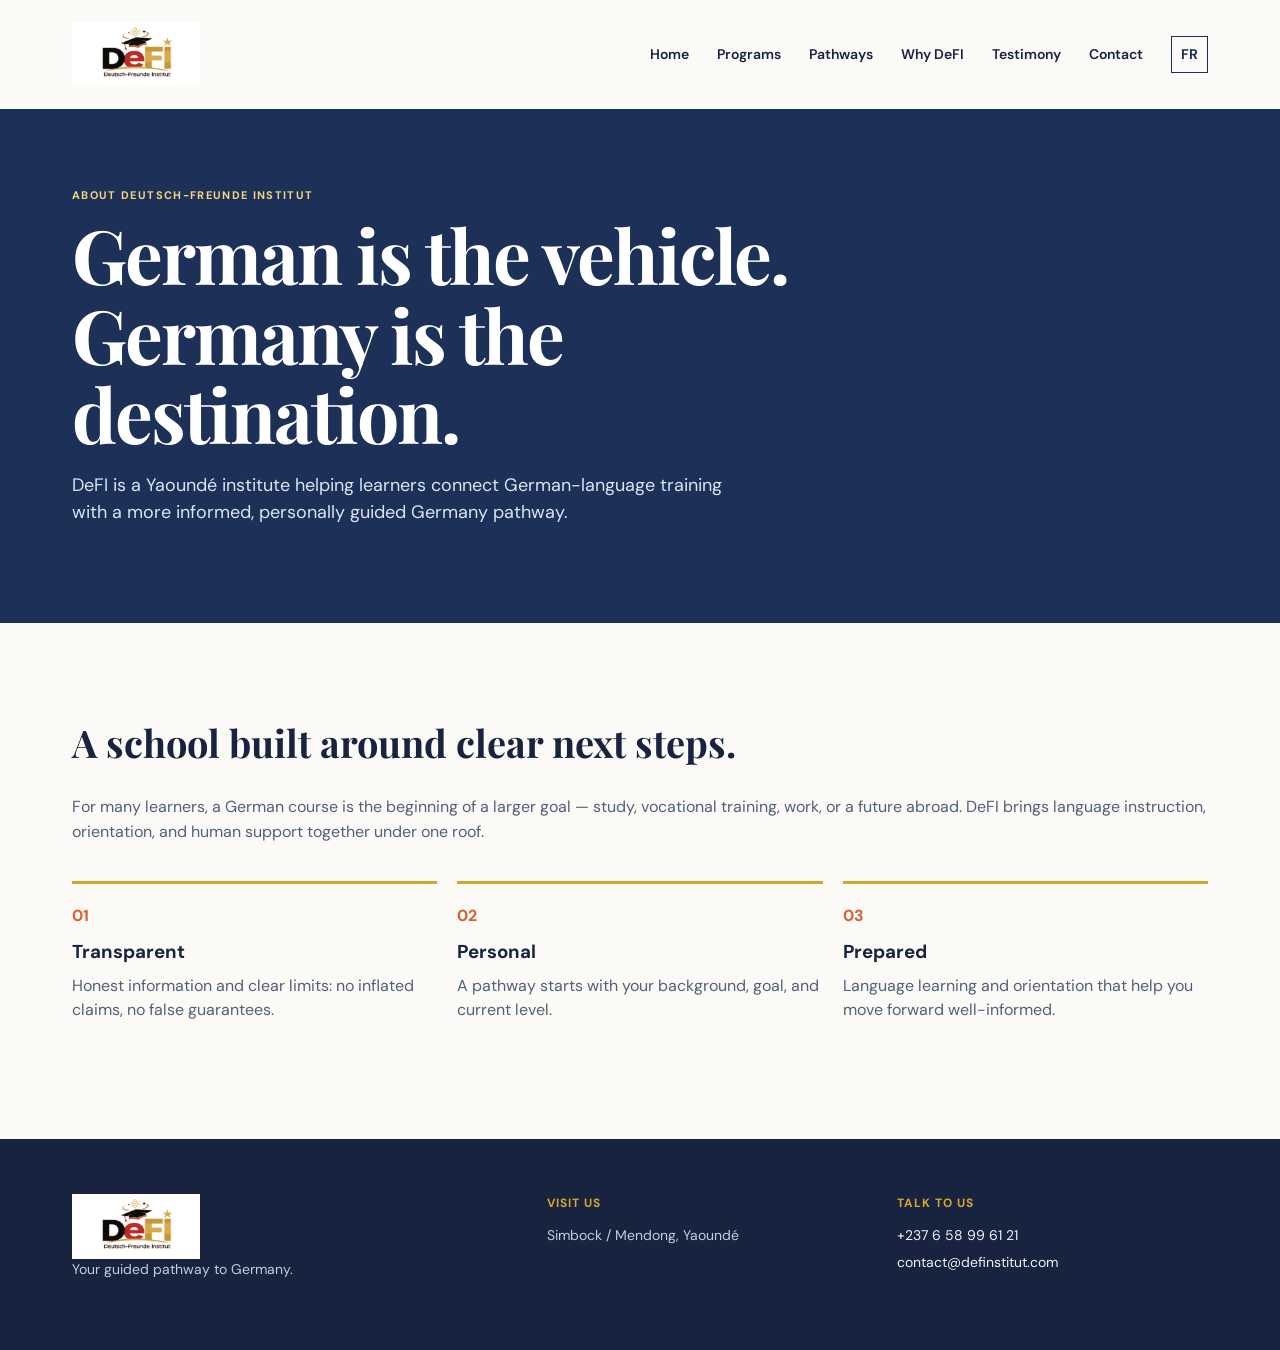
<file: about.html>
﻿<!doctype html>
<html lang="en">
<head>
  <meta charset="UTF-8" />
  <meta name="viewport" content="width=device-width, initial-scale=1.0" />
  <meta name="description" content="About Deutsch-Freunde Institut (DeFI), Yaoundé: German language training and transparent Germany pathway guidance." />
  <title>About DeFI | Deutsch-Freunde Institut</title>
  <link rel="icon" type="image/png" href="Capture.PNG" />
  <meta property="og:type" content="website" />
  <meta property="og:title" content="About DeFI | Deutsch-Freunde Institut" />
  <meta property="og:description" content="German language training and transparent Germany pathway guidance in Yaoundé, Cameroon." />
  <meta property="og:url" content="https://definstitut.com/about.html" />
  <meta property="og:image" content="https://definstitut.com/Capture.PNG" />
  <meta property="og:site_name" content="Deutsch-Freunde Institut" />
  <link rel="stylesheet" href="styles.css" />
</head>
<body>
  <a class="skip-link" href="#main-content">Skip to content</a>
  <header class="site-header">
    <a class="brand brand-logo" href="index.html"><img src="Capture.PNG" alt="DeFI logo" /></a>
    <button class="menu-button" aria-label="Open navigation" aria-expanded="false">☰</button>
    <nav class="nav-links">
      <a href="index.html" data-en="Home" data-fr="Accueil">Home</a>
      <a href="programs.html" data-en="Programs" data-fr="Programmes">Programs</a>
      <a href="pathways.html" data-en="Pathways" data-fr="Parcours">Pathways</a>
      <a href="about.html" data-en="Why DeFI" data-fr="Pourquoi DeFI">Why DeFI</a>
      <a href="testimony.html" data-en="Testimony" data-fr="Témoignages">Testimony</a>
      <a href="contact.html" data-en="Contact" data-fr="Contact">Contact</a>
      <button class="language-toggle" type="button" aria-label="Switch language">FR</button>
    </nav>
  </header>
  <main id="main-content">
    <section class="inner-hero">
      <div>
        <p class="eyebrow" data-en="About Deutsch-Freunde Institut" data-fr="À propos de Deutsch-Freunde Institut">About Deutsch-Freunde Institut</p>
        <h1 data-en="German is the vehicle. Germany is the destination." data-fr="L'allemand est le véhicule. L'Allemagne est la destination.">German is the vehicle. Germany is the destination.</h1>
        <p data-en="DeFI is a Yaoundé institute helping learners connect German-language training with a more informed, personally guided Germany pathway." data-fr="DeFI est un institut à Yaoundé qui aide les apprenants à relier la formation en allemand à un parcours vers l'Allemagne mieux informé et accompagné.">DeFI is a Yaoundé institute helping learners connect German-language training with a more informed, personally guided Germany pathway.</p>
      </div>
    </section>
    <section class="content-page">
      <h2 data-en="A school built around clear next steps." data-fr="Une école construite autour d'étapes claires.">A school built around clear next steps.</h2>
      <p data-en="For many learners, a German course is the beginning of a larger goal — study, vocational training, work, or a future abroad. DeFI brings language instruction, orientation, and human support together under one roof." data-fr="Pour beaucoup d'apprenants, un cours d'allemand est le début d'un objectif plus large — les études, la formation professionnelle, le travail ou un avenir à l'étranger. DeFI réunit l'enseignement linguistique, l'orientation et l'accompagnement humain sous un même toit.">For many learners, a German course is the beginning of a larger goal — study, vocational training, work, or a future abroad. DeFI brings language instruction, orientation, and human support together under one roof.</p>
      <div class="steps">
        <div class="step">
          <h3 data-en="Transparent" data-fr="Transparent">Transparent</h3>
          <p data-en="Honest information and clear limits: no inflated claims, no false guarantees." data-fr="Des informations honnêtes et des limites claires : pas de promesses exagérées, pas de garanties fausses.">Honest information and clear limits: no inflated claims, no false guarantees.</p>
        </div>
        <div class="step">
          <h3 data-en="Personal" data-fr="Personnel">Personal</h3>
          <p data-en="A pathway starts with your background, goal, and current level." data-fr="Un parcours commence par votre parcours, votre objectif et votre niveau actuel.">A pathway starts with your background, goal, and current level.</p>
        </div>
        <div class="step">
          <h3 data-en="Prepared" data-fr="Préparé">Prepared</h3>
          <p data-en="Language learning and orientation that help you move forward well-informed." data-fr="Apprentissage de la langue et orientation qui vous aident à avancer bien informé.">Language learning and orientation that help you move forward well-informed.</p>
        </div>
      </div>
    </section>
  </main>
  <footer>
    <div class="footer-brand">
      <a class="brand brand-logo" href="index.html"><img src="Capture.PNG" alt="DeFI logo" /></a>
      <p data-en="Your guided pathway to Germany." data-fr="Votre parcours accompagné vers l'Allemagne.">Your guided pathway to Germany.</p>
    </div>
    <div>
      <h3 data-en="Visit us" data-fr="Nous trouver">Visit us</h3>
      <p data-en="Simbock / Mendong, Yaoundé" data-fr="Simbock / Mendong, Yaoundé">Simbock / Mendong, Yaoundé</p>
    </div>
    <div>
      <h3 data-en="Talk to us" data-fr="Nous contacter">Talk to us</h3>
      <a href="tel:+237658996121">+237 6 58 99 61 21</a>
      <a href="mailto:contact@definstitut.com">contact@definstitut.com</a>
    </div>
  </footer>
  <script src="script.js"></script>
</body>
</html>
</file>
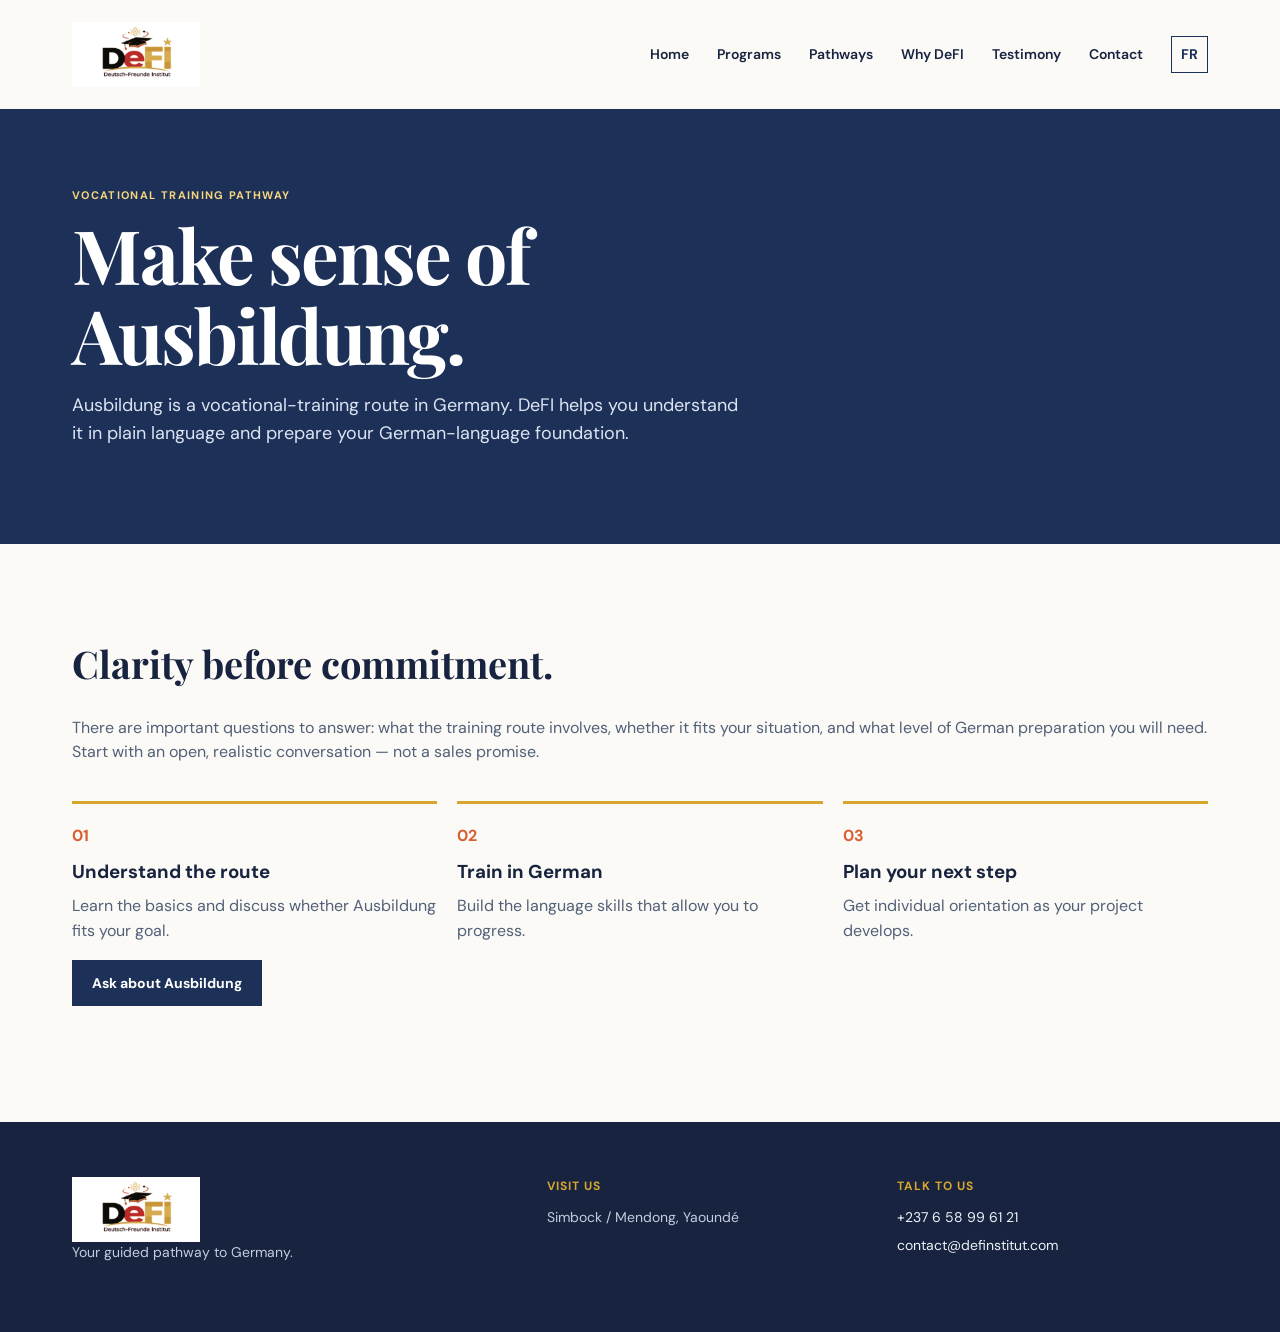
<file: ausbildung.html>
﻿<!doctype html>
<html lang="en">
<head>
  <meta charset="UTF-8" />
  <meta name="viewport" content="width=device-width, initial-scale=1.0" />
  <meta name="description" content="Understand Ausbildung in Germany from Cameroon: German language preparation and personalised orientation with DeFI Yaoundé." />
  <title>Ausbildung in Germany | DeFI Yaoundé</title>
  <link rel="icon" type="image/png" href="Capture.PNG" />
  <meta property="og:type" content="website" />
  <meta property="og:title" content="Ausbildung in Germany | DeFI Yaoundé" />
  <meta property="og:description" content="German language preparation and personalised orientation for Ausbildung in Germany." />
  <meta property="og:url" content="https://definstitut.com/ausbildung.html" />
  <meta property="og:image" content="https://definstitut.com/Capture.PNG" />
  <meta property="og:site_name" content="Deutsch-Freunde Institut" />
  <link rel="stylesheet" href="styles.css" />
</head>
<body>
  <a class="skip-link" href="#main-content">Skip to content</a>
  <header class="site-header">
    <a class="brand brand-logo" href="index.html"><img src="Capture.PNG" alt="DeFI logo" /></a>
    <button class="menu-button" aria-label="Open navigation" aria-expanded="false">☰</button>
    <nav class="nav-links">
      <a href="index.html" data-en="Home" data-fr="Accueil">Home</a>
      <a href="programs.html" data-en="Programs" data-fr="Programmes">Programs</a>
      <a href="pathways.html" data-en="Pathways" data-fr="Parcours">Pathways</a>
      <a href="about.html" data-en="Why DeFI" data-fr="Pourquoi DeFI">Why DeFI</a>
      <a href="testimony.html" data-en="Testimony" data-fr="Témoignages">Testimony</a>
      <a href="contact.html" data-en="Contact" data-fr="Contact">Contact</a>
      <button class="language-toggle" type="button" aria-label="Switch language">FR</button>
    </nav>
  </header>
  <main id="main-content">
    <section class="inner-hero">
      <div>
        <p class="eyebrow" data-en="Vocational training pathway" data-fr="Parcours de formation professionnelle">Vocational training pathway</p>
        <h1 data-en="Make sense of Ausbildung." data-fr="Comprendre l'Ausbildung.">Make sense of Ausbildung.</h1>
        <p data-en="Ausbildung is a vocational-training route in Germany. DeFI helps you understand it in plain language and prepare your German-language foundation." data-fr="L'Ausbildung est un parcours de formation professionnelle en Allemagne. DeFI vous aide à le comprendre en langage clair et à préparer vos bases en allemand.">Ausbildung is a vocational-training route in Germany. DeFI helps you understand it in plain language and prepare your German-language foundation.</p>
      </div>
    </section>
    <section class="content-page">
      <h2 data-en="Clarity before commitment." data-fr="La clarté avant l'engagement.">Clarity before commitment.</h2>
      <p data-en="There are important questions to answer: what the training route involves, whether it fits your situation, and what level of German preparation you will need. Start with an open, realistic conversation — not a sales promise." data-fr="Il y a des questions importantes à résoudre : ce que le parcours de formation implique, s'il correspond à votre situation et quel niveau de préparation en allemand vous aurez besoin. Commencez par une conversation ouverte et réaliste — pas une promesse commerciale.">There are important questions to answer: what the training route involves, whether it fits your situation, and what level of German preparation you will need. Start with an open, realistic conversation — not a sales promise.</p>
      <div class="steps">
        <div class="step">
          <h3 data-en="Understand the route" data-fr="Comprendre le parcours">Understand the route</h3>
          <p data-en="Learn the basics and discuss whether Ausbildung fits your goal." data-fr="Apprenez les bases et discutez si l'Ausbildung correspond à votre objectif.">Learn the basics and discuss whether Ausbildung fits your goal.</p>
        </div>
        <div class="step">
          <h3 data-en="Train in German" data-fr="Se former en allemand">Train in German</h3>
          <p data-en="Build the language skills that allow you to progress." data-fr="Développez les compétences linguistiques qui vous permettent de progresser.">Build the language skills that allow you to progress.</p>
        </div>
        <div class="step">
          <h3 data-en="Plan your next step" data-fr="Planifier la prochaine étape">Plan your next step</h3>
          <p data-en="Get individual orientation as your project develops." data-fr="Obtenez une orientation individuelle au fur et à mesure que votre projet se développe.">Get individual orientation as your project develops.</p>
        </div>
      </div>
      <p><a class="button button-primary" href="contact.html" data-en="Ask about Ausbildung" data-fr="Renseignez-vous sur l'Ausbildung">Ask about Ausbildung</a></p>
    </section>
  </main>
  <footer>
    <div class="footer-brand">
      <a class="brand brand-logo" href="index.html"><img src="Capture.PNG" alt="DeFI logo" /></a>
      <p data-en="Your guided pathway to Germany." data-fr="Votre parcours accompagné vers l'Allemagne.">Your guided pathway to Germany.</p>
    </div>
    <div>
      <h3 data-en="Visit us" data-fr="Nous trouver">Visit us</h3>
      <p data-en="Simbock / Mendong, Yaoundé" data-fr="Simbock / Mendong, Yaoundé">Simbock / Mendong, Yaoundé</p>
    </div>
    <div>
      <h3 data-en="Talk to us" data-fr="Nous contacter">Talk to us</h3>
      <a href="tel:+237658996121">+237 6 58 99 61 21</a>
      <a href="mailto:contact@definstitut.com">contact@definstitut.com</a>
    </div>
  </footer>
  <script src="script.js"></script>
</body>
</html>
</file>
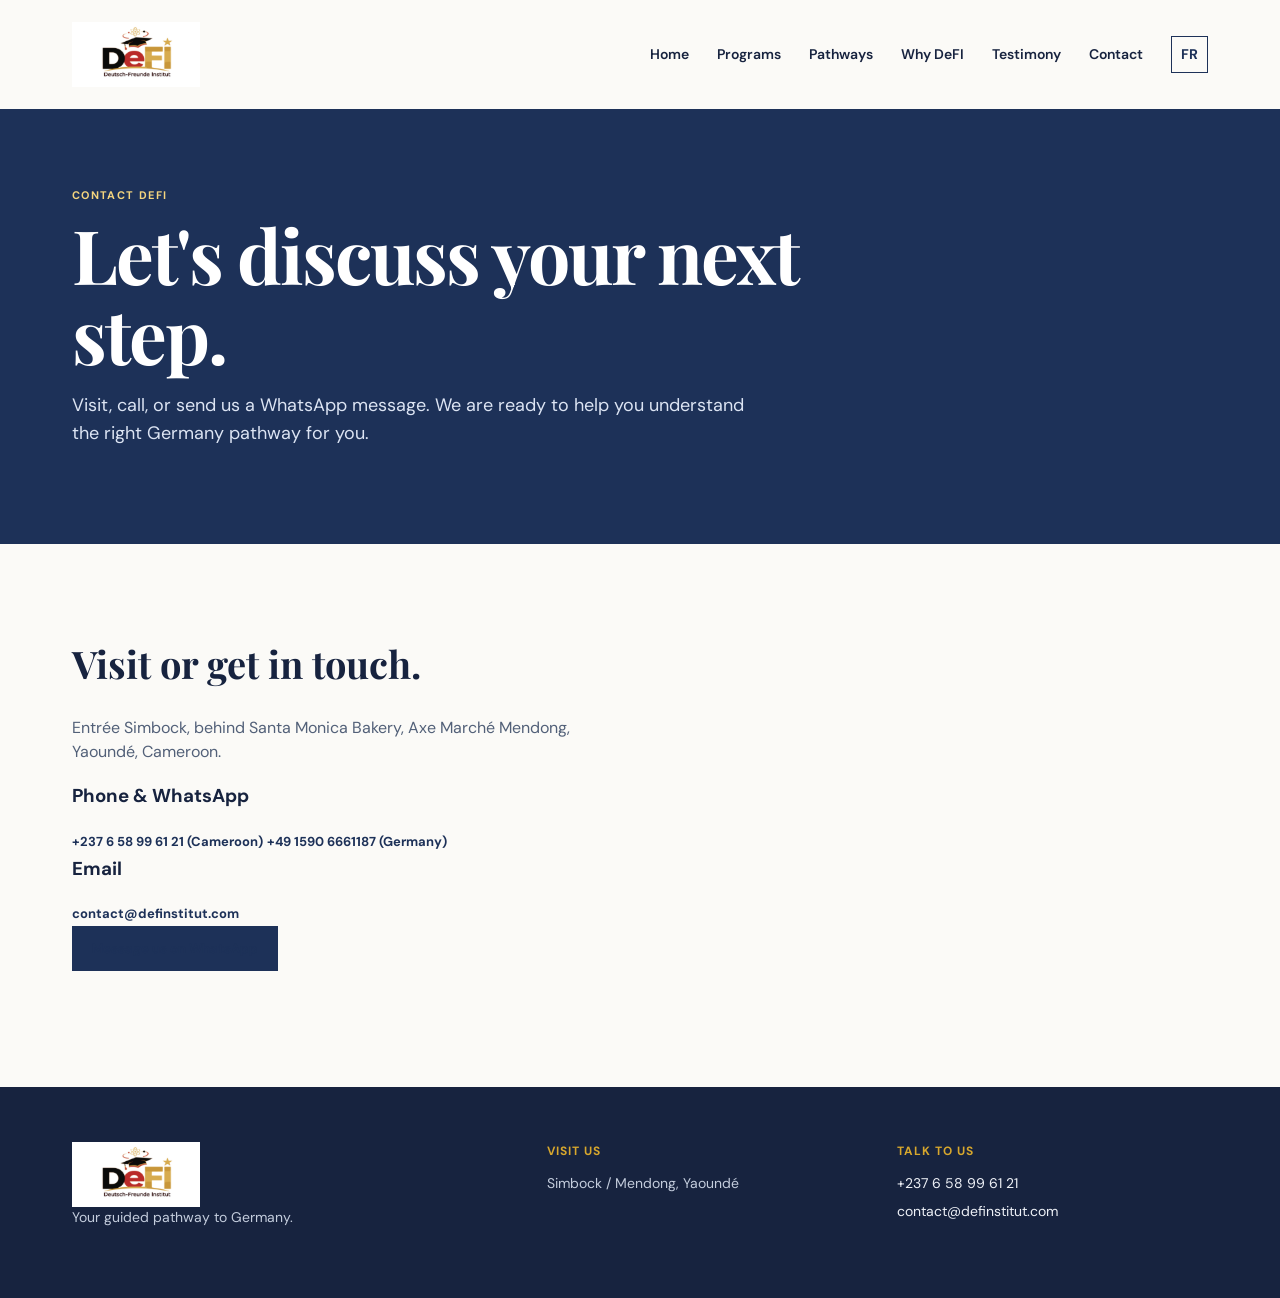
<file: contact.html>
﻿<!doctype html>
<html lang="en">
<head>
  <meta charset="UTF-8" />
  <meta name="viewport" content="width=device-width, initial-scale=1.0" />
  <meta name="description" content="Contact Deutsch-Freunde Institut in Simbock/Mendong, Yaoundé for German classes and Germany pathway guidance." />
  <link rel="canonical" href="https://definstitut.com/contact.html" />
  <title>Contact DeFI Yaoundé | German Classes & Guidance</title>
  <link rel="icon" type="image/png" href="Capture.PNG" />
  <meta property="og:type" content="website" />
  <meta property="og:title" content="Contact DeFI Yaoundé" />
  <meta property="og:description" content="Contact DeFI for German classes and Germany pathway guidance in Yaoundé, Cameroon." />
  <meta property="og:url" content="https://definstitut.com/contact.html" />
  <meta property="og:image" content="https://definstitut.com/Capture.PNG" />
  <meta property="og:site_name" content="Deutsch-Freunde Institut" />
  <link rel="stylesheet" href="styles.css" />
</head>
<body>
  <a class="skip-link" href="#main-content">Skip to content</a>
  <header class="site-header">
    <a class="brand brand-logo" href="index.html"><img src="Capture.PNG" alt="Deutsch-Freunde Institut logo" /></a>
    <button class="menu-button" aria-label="Open navigation" aria-expanded="false">☰</button>
    <nav class="nav-links">
      <a href="index.html" data-en="Home" data-fr="Accueil">Home</a>
      <a href="programs.html" data-en="Programs" data-fr="Programmes">Programs</a>
      <a href="pathways.html" data-en="Pathways" data-fr="Parcours">Pathways</a>
      <a href="about.html" data-en="Why DeFI" data-fr="Pourquoi DeFI">Why DeFI</a>
      <a href="testimony.html" data-en="Testimony" data-fr="Témoignages">Testimony</a>
      <a href="contact.html" data-en="Contact" data-fr="Contact">Contact</a>
      <button class="language-toggle" type="button" aria-label="Switch language">FR</button>
    </nav>
  </header>
  <main id="main-content">
    <section class="inner-hero">
      <div>
        <p class="eyebrow" data-en="Contact DeFI" data-fr="Contacter DeFI">Contact DeFI</p>
        <h1 data-en="Let's discuss your next step." data-fr="Parlons de votre prochaine étape.">Let's discuss your next step.</h1>
        <p data-en="Visit, call, or send us a WhatsApp message. We are ready to help you understand the right Germany pathway for you." data-fr="Rendez-nous visite, appelez-nous ou envoyez-nous un message WhatsApp. Nous sommes prêts à vous aider à comprendre le bon parcours vers l'Allemagne pour vous.">Visit, call, or send us a WhatsApp message. We are ready to help you understand the right Germany pathway for you.</p>
      </div>
    </section>
    <section class="content-page contact-grid">
      <div class="contact-list">
        <h2 data-en="Visit or get in touch." data-fr="Venez nous voir ou contactez-nous.">Visit or get in touch.</h2>
        <p data-en="Entrée Simbock, behind Santa Monica Bakery, Axe Marché Mendong, Yaoundé, Cameroon." data-fr="Entrée Simbock, derrière la Boulangerie Santa Monica, Axe Marché Mendong, Yaoundé, Cameroun.">Entrée Simbock, behind Santa Monica Bakery, Axe Marché Mendong, Yaoundé, Cameroon.</p>
        <h3 data-en="Phone & WhatsApp" data-fr="Téléphone et WhatsApp">Phone & WhatsApp</h3>
        <a href="https://wa.me/237658996121" target="_blank" rel="noopener">+237 6 58 99 61 21 (Cameroon)</a>
        <a href="https://wa.me/4915906661187" target="_blank" rel="noopener">+49 1590 6661187 (Germany)</a>
        <h3 data-en="Email" data-fr="E-mail">Email</h3>
        <a href="mailto:contact@definstitut.com">contact@definstitut.com</a>
        <p><a class="button button-primary" href="https://wa.me/237658996121?text=Hello%20DeFI%2C%20I%20would%20like%20guidance%20on%20my%20Germany%20pathway." target="_blank" rel="noopener" data-en="Message us on WhatsApp" data-fr="Écrire sur WhatsApp">Message us on WhatsApp</a></p>
      </div>
      <iframe title="Map to Deutsch-Freunde Institut" src="https://www.google.com/maps?q=Entr%C3%A9e%20Simbock%2C%20derri%C3%A8re%20la%20Boulangerie%20Santa%20Monica%2C%20Axe%20March%C3%A9%20Mendong%2C%20Yaound%C3%A9&output=embed" loading="lazy"></iframe>
    </section>
  </main>
  <footer>
    <div class="footer-brand">
      <a class="brand brand-logo" href="index.html"><img src="Capture.PNG" alt="DeFI logo" /></a>
      <p data-en="Your guided pathway to Germany." data-fr="Votre parcours accompagné vers l'Allemagne.">Your guided pathway to Germany.</p>
    </div>
    <div>
      <h3 data-en="Visit us" data-fr="Nous trouver">Visit us</h3>
      <p data-en="Simbock / Mendong, Yaoundé" data-fr="Simbock / Mendong, Yaoundé">Simbock / Mendong, Yaoundé</p>
    </div>
    <div>
      <h3 data-en="Talk to us" data-fr="Nous contacter">Talk to us</h3>
      <a href="tel:+237658996121">+237 6 58 99 61 21</a>
      <a href="mailto:contact@definstitut.com">contact@definstitut.com</a>
    </div>
  </footer>
  <script src="script.js"></script>
</body>
</html>
</file>
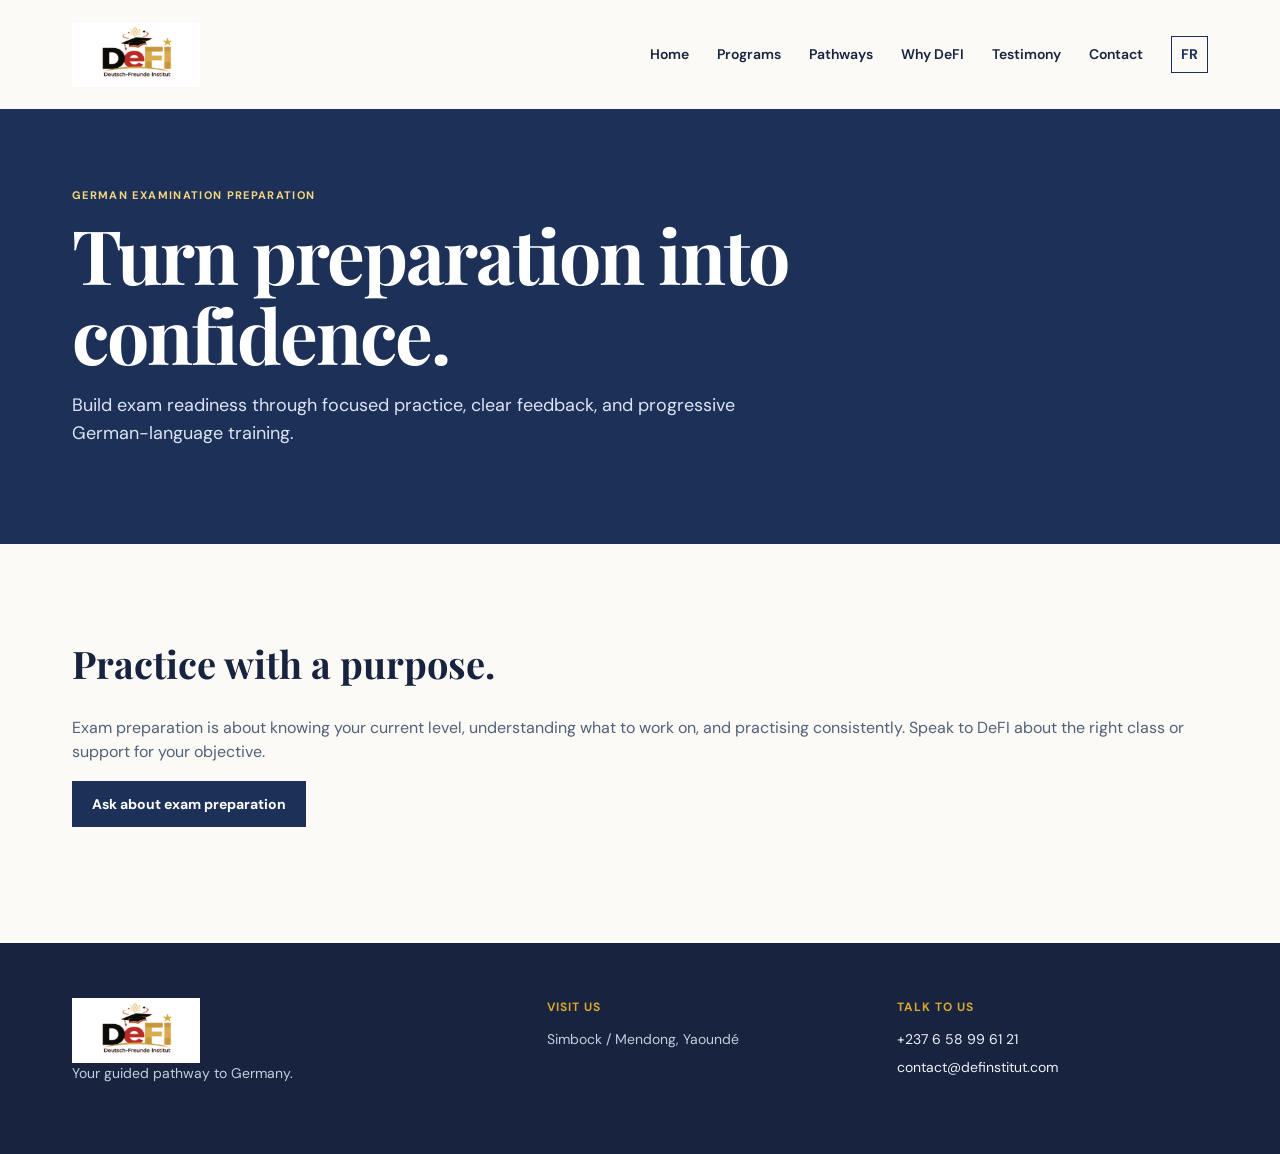
<file: exam-preparation.html>
﻿<!doctype html>
<html lang="en">
<head>
  <meta charset="UTF-8" />
  <meta name="viewport" content="width=device-width, initial-scale=1.0" />
  <meta name="description" content="German exam preparation in Yaoundé: focused practice and language guidance from DeFI." />
  <title>German Exam Preparation | DeFI Yaoundé</title>
  <link rel="icon" type="image/png" href="Capture.PNG" />
  <meta property="og:type" content="website" />
  <meta property="og:title" content="German Exam Preparation | DeFI Yaoundé" />
  <meta property="og:description" content="Focused practice and language guidance for German exams in Yaoundé." />
  <meta property="og:url" content="https://definstitut.com/exam-preparation.html" />
  <meta property="og:image" content="https://definstitut.com/Capture.PNG" />
  <meta property="og:site_name" content="Deutsch-Freunde Institut" />
  <link rel="stylesheet" href="styles.css" />
</head>
<body>
  <a class="skip-link" href="#main-content">Skip to content</a>
  <header class="site-header">
    <a class="brand brand-logo" href="index.html"><img src="Capture.PNG" alt="DeFI logo" /></a>
    <button class="menu-button" aria-label="Open navigation" aria-expanded="false">☰</button>
    <nav class="nav-links">
      <a href="index.html" data-en="Home" data-fr="Accueil">Home</a>
      <a href="programs.html" data-en="Programs" data-fr="Programmes">Programs</a>
      <a href="pathways.html" data-en="Pathways" data-fr="Parcours">Pathways</a>
      <a href="about.html" data-en="Why DeFI" data-fr="Pourquoi DeFI">Why DeFI</a>
      <a href="testimony.html" data-en="Testimony" data-fr="Témoignages">Testimony</a>
      <a href="contact.html" data-en="Contact" data-fr="Contact">Contact</a>
      <button class="language-toggle" type="button" aria-label="Switch language">FR</button>
    </nav>
  </header>
  <main id="main-content">
    <section class="inner-hero">
      <div>
        <p class="eyebrow" data-en="German examination preparation" data-fr="Préparation aux examens d'allemand">German examination preparation</p>
        <h1 data-en="Turn preparation into confidence." data-fr="Transformez votre préparation en confiance.">Turn preparation into confidence.</h1>
        <p data-en="Build exam readiness through focused practice, clear feedback, and progressive German-language training." data-fr="Développez votre préparation aux examens grâce à une pratique ciblée, des retours clairs et une formation progressive en allemand.">Build exam readiness through focused practice, clear feedback, and progressive German-language training.</p>
      </div>
    </section>
    <section class="content-page">
      <h2 data-en="Practice with a purpose." data-fr="S'entraîner avec un objectif.">Practice with a purpose.</h2>
      <p data-en="Exam preparation is about knowing your current level, understanding what to work on, and practising consistently. Speak to DeFI about the right class or support for your objective." data-fr="La préparation aux examens consiste à connaître votre niveau actuel, à comprendre ce sur quoi travailler et à s'entraîner régulièrement. Parlez à DeFI du cours ou de l'accompagnement adapté à votre objectif.">Exam preparation is about knowing your current level, understanding what to work on, and practising consistently. Speak to DeFI about the right class or support for your objective.</p>
      <p><a class="button button-primary" href="contact.html" data-en="Ask about exam preparation" data-fr="Renseignez-vous sur la préparation aux examens">Ask about exam preparation</a></p>
    </section>
  </main>
  <footer>
    <div class="footer-brand">
      <a class="brand brand-logo" href="index.html"><img src="Capture.PNG" alt="DeFI logo" /></a>
      <p data-en="Your guided pathway to Germany." data-fr="Votre parcours accompagné vers l'Allemagne.">Your guided pathway to Germany.</p>
    </div>
    <div>
      <h3 data-en="Visit us" data-fr="Nous trouver">Visit us</h3>
      <p data-en="Simbock / Mendong, Yaoundé" data-fr="Simbock / Mendong, Yaoundé">Simbock / Mendong, Yaoundé</p>
    </div>
    <div>
      <h3 data-en="Talk to us" data-fr="Nous contacter">Talk to us</h3>
      <a href="tel:+237658996121">+237 6 58 99 61 21</a>
      <a href="mailto:contact@definstitut.com">contact@definstitut.com</a>
    </div>
  </footer>
  <script src="script.js"></script>
</body>
</html>
</file>
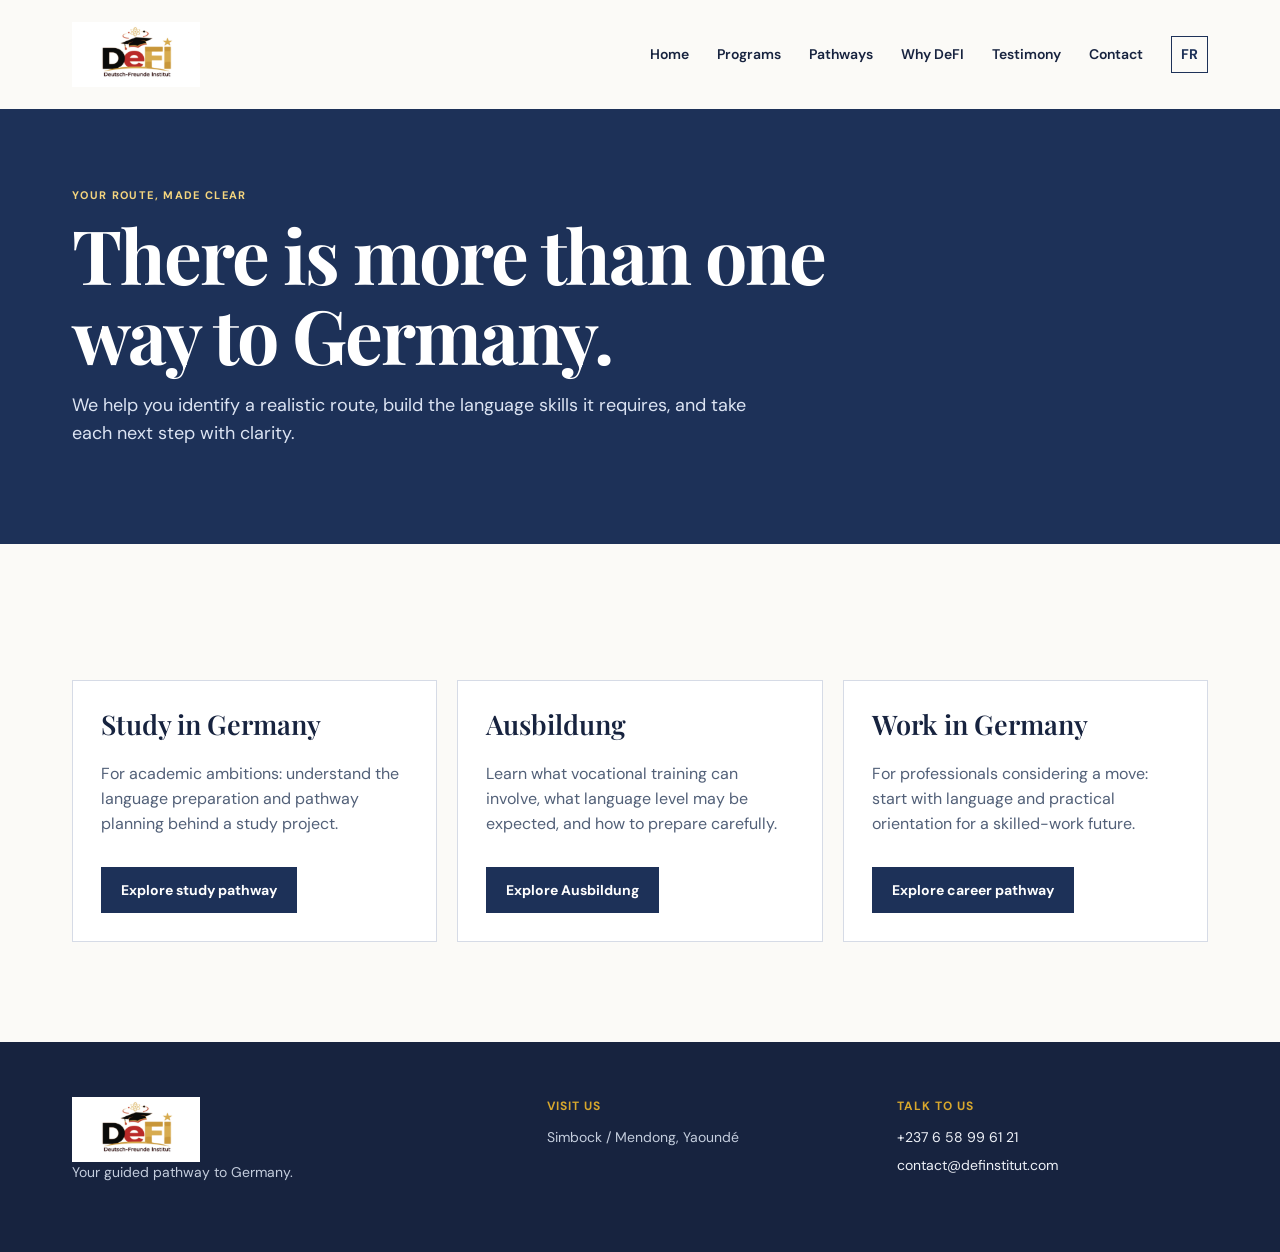
<file: pathways.html>
﻿<!doctype html>
<html lang="en">
<head>
  <meta charset="UTF-8" />
  <meta name="viewport" content="width=device-width, initial-scale=1.0" />
  <meta name="description" content="Explore study, Ausbildung and work pathways to Germany with Deutsch-Freunde Institut in Yaoundé, Cameroon." />
  <link rel="canonical" href="https://definstitut.com/pathways.html" />
  <title>Germany Pathways | DeFI Yaoundé</title>
  <link rel="icon" type="image/png" href="Capture.PNG" />
  <meta property="og:type" content="website" />
  <meta property="og:title" content="Germany Pathways | DeFI Yaoundé" />
  <meta property="og:description" content="Explore study, Ausbildung and work pathways to Germany with DeFI in Yaoundé." />
  <meta property="og:url" content="https://definstitut.com/pathways.html" />
  <meta property="og:image" content="https://definstitut.com/Capture.PNG" />
  <meta property="og:site_name" content="Deutsch-Freunde Institut" />
  <link rel="stylesheet" href="styles.css" />
</head>
<body>
  <a class="skip-link" href="#main-content">Skip to content</a>
  <header class="site-header">
    <a class="brand brand-logo" href="index.html"><img src="Capture.PNG" alt="Deutsch-Freunde Institut logo" /></a>
    <button class="menu-button" aria-label="Open navigation" aria-expanded="false">☰</button>
    <nav class="nav-links">
      <a href="index.html" data-en="Home" data-fr="Accueil">Home</a>
      <a href="programs.html" data-en="Programs" data-fr="Programmes">Programs</a>
      <a href="pathways.html" data-en="Pathways" data-fr="Parcours">Pathways</a>
      <a href="about.html" data-en="Why DeFI" data-fr="Pourquoi DeFI">Why DeFI</a>
      <a href="testimony.html" data-en="Testimony" data-fr="Témoignages">Testimony</a>
      <a href="contact.html" data-en="Contact" data-fr="Contact">Contact</a>
      <button class="language-toggle" type="button" aria-label="Switch language">FR</button>
    </nav>
  </header>
  <main id="main-content">
    <section class="inner-hero">
      <div>
        <p class="eyebrow" data-en="Your route, made clear" data-fr="Votre parcours, clairement défini">Your route, made clear</p>
        <h1 data-en="There is more than one way to Germany." data-fr="Il existe plusieurs chemins vers l'Allemagne.">There is more than one way to Germany.</h1>
        <p data-en="We help you identify a realistic route, build the language skills it requires, and take each next step with clarity." data-fr="Nous vous aidons à identifier un parcours réaliste, à développer les compétences linguistiques nécessaires et à franchir chaque étape avec clarté.">We help you identify a realistic route, build the language skills it requires, and take each next step with clarity.</p>
      </div>
    </section>
    <section class="content-page">
      <div class="program-grid">
        <article class="program-card">
          <h2 data-en="Study in Germany" data-fr="Étudier en Allemagne">Study in Germany</h2>
          <p data-en="For academic ambitions: understand the language preparation and pathway planning behind a study project." data-fr="Pour les ambitions académiques : comprenez la préparation linguistique et la planification du parcours derrière un projet d'études.">For academic ambitions: understand the language preparation and pathway planning behind a study project.</p>
          <a class="button button-primary" href="study-in-germany.html" data-en="Explore study pathway" data-fr="Découvrir le parcours études">Explore study pathway</a>
        </article>
        <article class="program-card">
          <h2>Ausbildung</h2>
          <p data-en="Learn what vocational training can involve, what language level may be expected, and how to prepare carefully." data-fr="Découvrez ce que la formation professionnelle peut impliquer, quel niveau de langue peut être attendu et comment se préparer soigneusement.">Learn what vocational training can involve, what language level may be expected, and how to prepare carefully.</p>
          <a class="button button-primary" href="ausbildung.html" data-en="Explore Ausbildung" data-fr="Découvrir l'Ausbildung">Explore Ausbildung</a>
        </article>
        <article class="program-card">
          <h2 data-en="Work in Germany" data-fr="Travailler en Allemagne">Work in Germany</h2>
          <p data-en="For professionals considering a move: start with language and practical orientation for a skilled-work future." data-fr="Pour les professionnels envisageant un déménagement : commencez par la langue et l'orientation pratique pour un avenir professionnel qualifié.">For professionals considering a move: start with language and practical orientation for a skilled-work future.</p>
          <a class="button button-primary" href="work-in-germany.html" data-en="Explore career pathway" data-fr="Découvrir le parcours professionnel">Explore career pathway</a>
        </article>
      </div>
    </section>
  </main>
  <footer>
    <div class="footer-brand">
      <a class="brand brand-logo" href="index.html"><img src="Capture.PNG" alt="DeFI logo" /></a>
      <p data-en="Your guided pathway to Germany." data-fr="Votre parcours accompagné vers l'Allemagne.">Your guided pathway to Germany.</p>
    </div>
    <div>
      <h3 data-en="Visit us" data-fr="Nous trouver">Visit us</h3>
      <p data-en="Simbock / Mendong, Yaoundé" data-fr="Simbock / Mendong, Yaoundé">Simbock / Mendong, Yaoundé</p>
    </div>
    <div>
      <h3 data-en="Talk to us" data-fr="Nous contacter">Talk to us</h3>
      <a href="tel:+237658996121">+237 6 58 99 61 21</a>
      <a href="mailto:contact@definstitut.com">contact@definstitut.com</a>
    </div>
  </footer>
  <script src="script.js"></script>
</body>
</html>
</file>
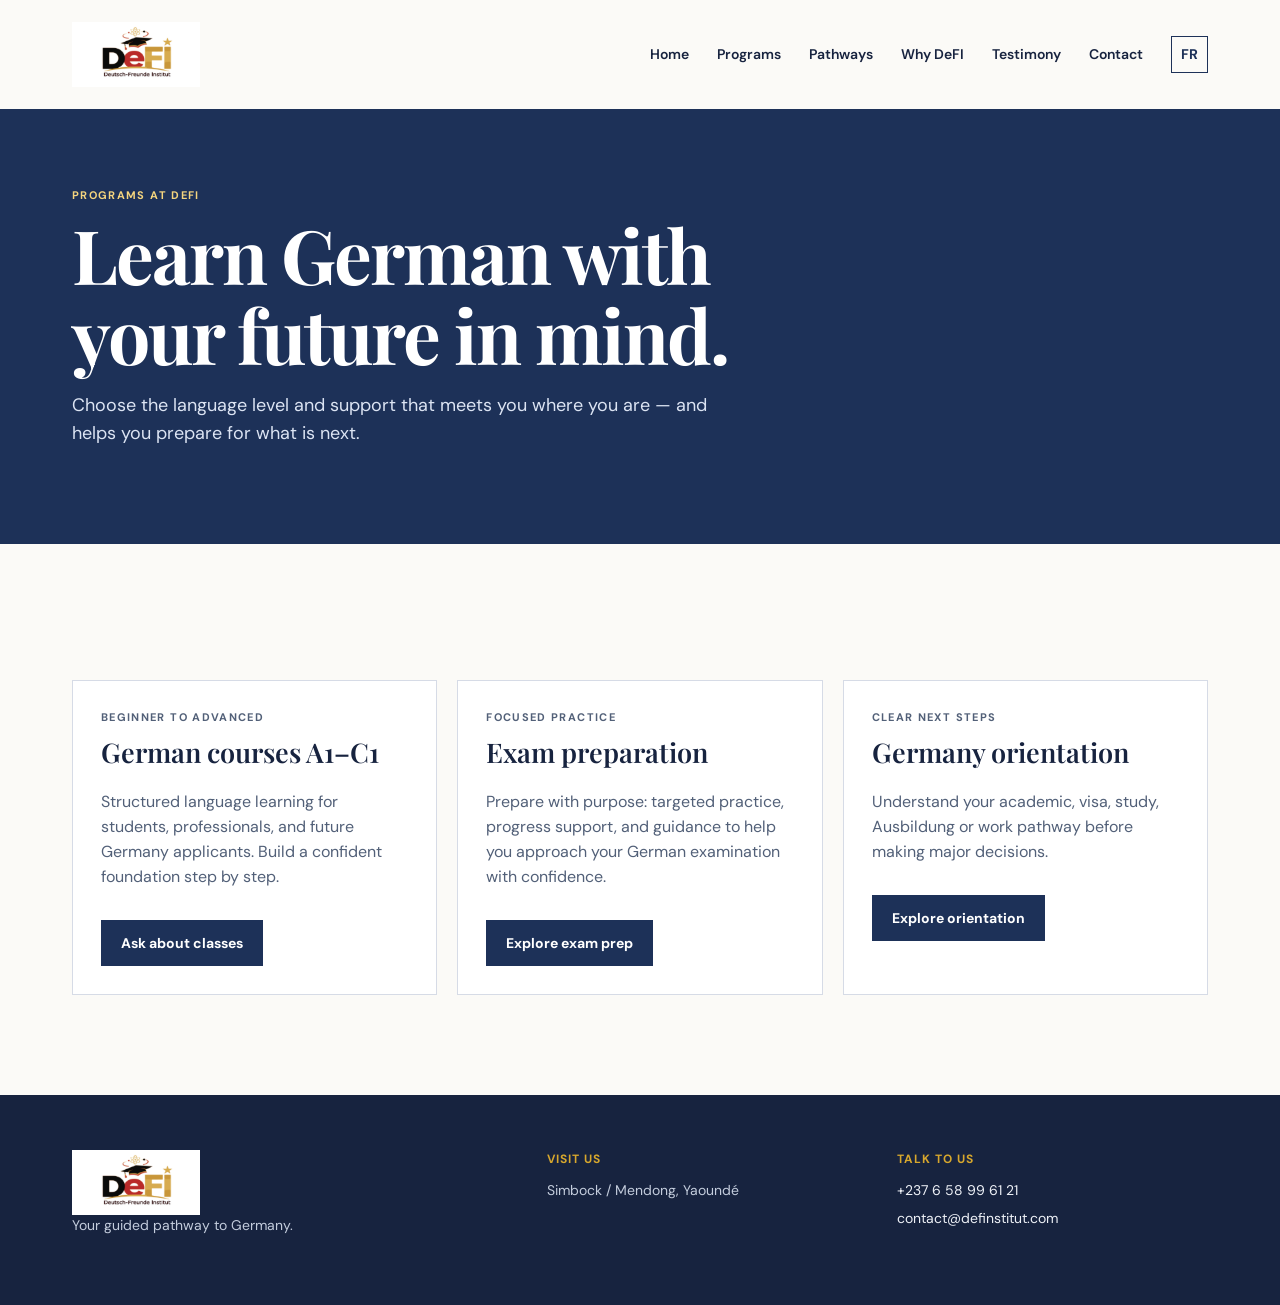
<file: programs.html>
﻿<!doctype html>
<html lang="en">
<head>
  <meta charset="UTF-8" />
  <meta name="viewport" content="width=device-width, initial-scale=1.0" />
  <meta name="description" content="German language programs A1 to C1, exam preparation and Germany orientation at DeFI in Yaoundé." />
  <link rel="canonical" href="https://definstitut.com/programs.html" />
  <title>German Programs | DeFI Yaoundé</title>
  <link rel="icon" type="image/png" href="Capture.PNG" />
  <meta property="og:type" content="website" />
  <meta property="og:title" content="German Programs | DeFI Yaoundé" />
  <meta property="og:description" content="German language programs A1 to C1, exam preparation and Germany orientation at DeFI in Yaoundé." />
  <meta property="og:url" content="https://definstitut.com/programs.html" />
  <meta property="og:image" content="https://definstitut.com/Capture.PNG" />
  <meta property="og:site_name" content="Deutsch-Freunde Institut" />
  <link rel="stylesheet" href="styles.css" />
</head>
<body>
  <a class="skip-link" href="#main-content">Skip to content</a>
  <header class="site-header">
    <a class="brand brand-logo" href="index.html"><img src="Capture.PNG" alt="Deutsch-Freunde Institut logo" /></a>
    <button class="menu-button" aria-label="Open navigation" aria-expanded="false">☰</button>
    <nav class="nav-links">
      <a href="index.html" data-en="Home" data-fr="Accueil">Home</a>
      <a href="programs.html" data-en="Programs" data-fr="Programmes">Programs</a>
      <a href="pathways.html" data-en="Pathways" data-fr="Parcours">Pathways</a>
      <a href="about.html" data-en="Why DeFI" data-fr="Pourquoi DeFI">Why DeFI</a>
      <a href="testimony.html" data-en="Testimony" data-fr="Témoignages">Testimony</a>
      <a href="contact.html" data-en="Contact" data-fr="Contact">Contact</a>
      <button class="language-toggle" type="button" aria-label="Switch language">FR</button>
    </nav>
  </header>
  <main id="main-content">
    <section class="inner-hero">
      <div>
        <p class="eyebrow" data-en="Programs at DeFI" data-fr="Programmes DeFI">Programs at DeFI</p>
        <h1 data-en="Learn German with your future in mind." data-fr="Apprenez l'allemand en pensant à votre avenir.">Learn German with your future in mind.</h1>
        <p data-en="Choose the language level and support that meets you where you are — and helps you prepare for what is next." data-fr="Choisissez le niveau de langue et l'accompagnement qui vous correspondent — et qui vous aident à préparer la suite.">Choose the language level and support that meets you where you are — and helps you prepare for what is next.</p>
      </div>
    </section>
    <section class="content-page">
      <div class="program-grid">
        <article class="program-card">
          <p class="eyebrow" data-en="Beginner to advanced" data-fr="Débutant à avancé">Beginner to advanced</p>
          <h2 data-en="German courses A1–C1" data-fr="Cours d'allemand A1–C1">German courses A1–C1</h2>
          <p data-en="Structured language learning for students, professionals, and future Germany applicants. Build a confident foundation step by step." data-fr="Apprentissage structuré de la langue pour étudiants, professionnels et futurs candidats pour l'Allemagne. Construisez une base solide étape par étape.">Structured language learning for students, professionals, and future Germany applicants. Build a confident foundation step by step.</p>
          <a class="button button-primary" href="contact.html" data-en="Ask about classes" data-fr="Renseignez-vous sur les cours">Ask about classes</a>
        </article>
        <article class="program-card">
          <p class="eyebrow" data-en="Focused practice" data-fr="Pratique ciblée">Focused practice</p>
          <h2 data-en="Exam preparation" data-fr="Préparation aux examens">Exam preparation</h2>
          <p data-en="Prepare with purpose: targeted practice, progress support, and guidance to help you approach your German examination with confidence." data-fr="Préparez-vous avec objectif : pratique ciblée, suivi de progression et accompagnement pour aborder votre examen d'allemand avec confiance.">Prepare with purpose: targeted practice, progress support, and guidance to help you approach your German examination with confidence.</p>
          <a class="button button-primary" href="exam-preparation.html" data-en="Explore exam prep" data-fr="Découvrir la préparation aux examens">Explore exam prep</a>
        </article>
        <article class="program-card">
          <p class="eyebrow" data-en="Clear next steps" data-fr="Étapes claires">Clear next steps</p>
          <h2 data-en="Germany orientation" data-fr="Orientation Allemagne">Germany orientation</h2>
          <p data-en="Understand your academic, visa, study, Ausbildung or work pathway before making major decisions." data-fr="Comprenez votre parcours académique, visa, études, Ausbildung ou travail avant de prendre des décisions importantes.">Understand your academic, visa, study, Ausbildung or work pathway before making major decisions.</p>
          <a class="button button-primary" href="visa-orientation.html" data-en="Explore orientation" data-fr="Découvrir l'orientation">Explore orientation</a>
        </article>
      </div>
    </section>
  </main>
  <footer>
    <div class="footer-brand">
      <a class="brand brand-logo" href="index.html"><img src="Capture.PNG" alt="DeFI logo" /></a>
      <p data-en="Your guided pathway to Germany." data-fr="Votre parcours accompagné vers l'Allemagne.">Your guided pathway to Germany.</p>
    </div>
    <div>
      <h3 data-en="Visit us" data-fr="Nous trouver">Visit us</h3>
      <p data-en="Simbock / Mendong, Yaoundé" data-fr="Simbock / Mendong, Yaoundé">Simbock / Mendong, Yaoundé</p>
    </div>
    <div>
      <h3 data-en="Talk to us" data-fr="Nous contacter">Talk to us</h3>
      <a href="tel:+237658996121">+237 6 58 99 61 21</a>
      <a href="mailto:contact@definstitut.com">contact@definstitut.com</a>
    </div>
  </footer>
  <script src="script.js"></script>
</body>
</html>
</file>
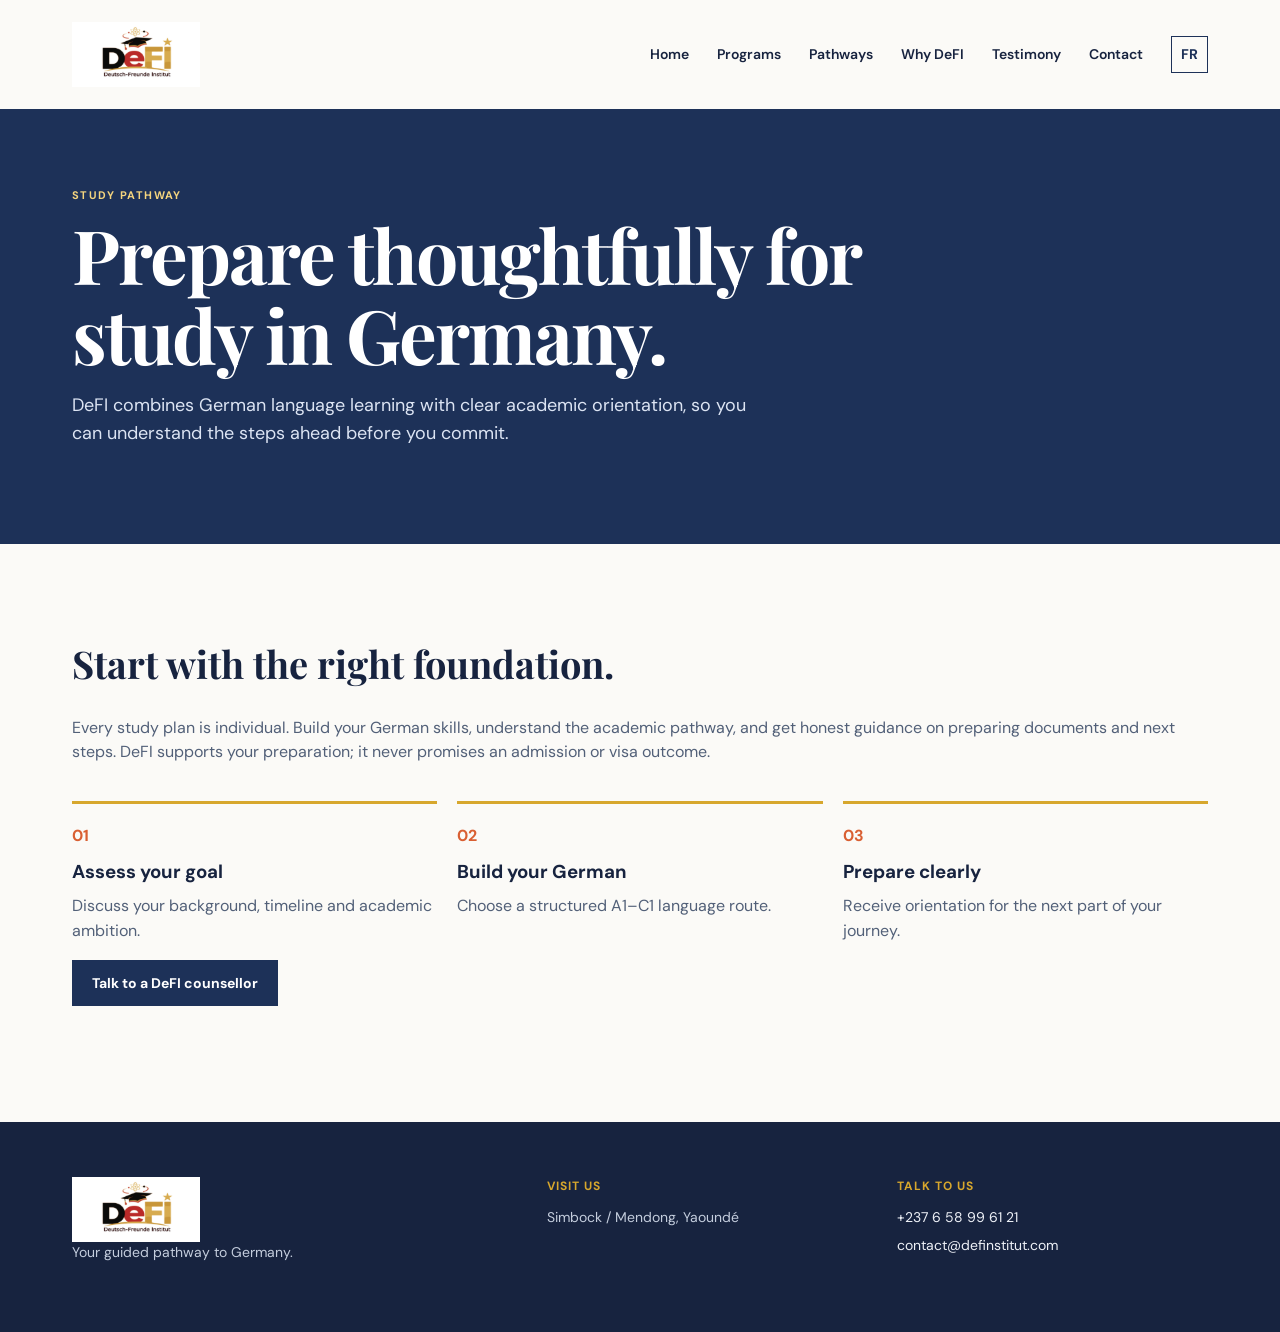
<file: study-in-germany.html>
﻿<!doctype html>
<html lang="en">
<head>
  <meta charset="UTF-8" />
  <meta name="viewport" content="width=device-width, initial-scale=1.0" />
  <meta name="description" content="Study in Germany preparation from Yaoundé: German courses and academic orientation with DeFI." />
  <title>Study in Germany from Cameroon | DeFI</title>
  <link rel="icon" type="image/png" href="Capture.PNG" />
  <meta property="og:type" content="website" />
  <meta property="og:title" content="Study in Germany from Cameroon | DeFI" />
  <meta property="og:description" content="German courses and academic orientation for studying in Germany from Yaoundé." />
  <meta property="og:url" content="https://definstitut.com/study-in-germany.html" />
  <meta property="og:image" content="https://definstitut.com/Capture.PNG" />
  <meta property="og:site_name" content="Deutsch-Freunde Institut" />
  <link rel="stylesheet" href="styles.css" />
</head>
<body>
  <a class="skip-link" href="#main-content">Skip to content</a>
  <header class="site-header">
    <a class="brand brand-logo" href="index.html"><img src="Capture.PNG" alt="DeFI logo" /></a>
    <button class="menu-button" aria-label="Open navigation" aria-expanded="false">☰</button>
    <nav class="nav-links">
      <a href="index.html" data-en="Home" data-fr="Accueil">Home</a>
      <a href="programs.html" data-en="Programs" data-fr="Programmes">Programs</a>
      <a href="pathways.html" data-en="Pathways" data-fr="Parcours">Pathways</a>
      <a href="about.html" data-en="Why DeFI" data-fr="Pourquoi DeFI">Why DeFI</a>
      <a href="testimony.html" data-en="Testimony" data-fr="Témoignages">Testimony</a>
      <a href="contact.html" data-en="Contact" data-fr="Contact">Contact</a>
      <button class="language-toggle" type="button" aria-label="Switch language">FR</button>
    </nav>
  </header>
  <main id="main-content">
    <section class="inner-hero">
      <div>
        <p class="eyebrow" data-en="Study pathway" data-fr="Parcours études">Study pathway</p>
        <h1 data-en="Prepare thoughtfully for study in Germany." data-fr="Préparez-vous soigneusement pour étudier en Allemagne.">Prepare thoughtfully for study in Germany.</h1>
        <p data-en="DeFI combines German language learning with clear academic orientation, so you can understand the steps ahead before you commit." data-fr="DeFI combine l'apprentissage de l'allemand avec une orientation académique claire, pour que vous puissiez comprendre les étapes à venir avant de vous engager.">DeFI combines German language learning with clear academic orientation, so you can understand the steps ahead before you commit.</p>
      </div>
    </section>
    <section class="content-page">
      <h2 data-en="Start with the right foundation." data-fr="Commencez par les bonnes bases.">Start with the right foundation.</h2>
      <p data-en="Every study plan is individual. Build your German skills, understand the academic pathway, and get honest guidance on preparing documents and next steps. DeFI supports your preparation; it never promises an admission or visa outcome." data-fr="Chaque projet d'études est individuel. Développez vos compétences en allemand, comprenez le parcours académique et obtenez des conseils honnêtes sur la préparation des documents et les prochaines étapes. DeFI soutient votre préparation ; elle ne promet jamais une admission ou un visa.">Every study plan is individual. Build your German skills, understand the academic pathway, and get honest guidance on preparing documents and next steps. DeFI supports your preparation; it never promises an admission or visa outcome.</p>
      <div class="steps">
        <div class="step">
          <h3 data-en="Assess your goal" data-fr="Évaluez votre objectif">Assess your goal</h3>
          <p data-en="Discuss your background, timeline and academic ambition." data-fr="Discutez de votre parcours, de votre calendrier et de votre ambition académique.">Discuss your background, timeline and academic ambition.</p>
        </div>
        <div class="step">
          <h3 data-en="Build your German" data-fr="Développez votre allemand">Build your German</h3>
          <p data-en="Choose a structured A1–C1 language route." data-fr="Choisissez un parcours linguistique structuré de A1 à C1.">Choose a structured A1–C1 language route.</p>
        </div>
        <div class="step">
          <h3 data-en="Prepare clearly" data-fr="Préparez-vous clairement">Prepare clearly</h3>
          <p data-en="Receive orientation for the next part of your journey." data-fr="Recevez une orientation pour la prochaine partie de votre parcours.">Receive orientation for the next part of your journey.</p>
        </div>
      </div>
      <p><a class="button button-primary" href="contact.html" data-en="Talk to a DeFI counsellor" data-fr="Parlez à un conseiller DeFI">Talk to a DeFI counsellor</a></p>
    </section>
  </main>
  <footer>
    <div class="footer-brand">
      <a class="brand brand-logo" href="index.html"><img src="Capture.PNG" alt="DeFI logo" /></a>
      <p data-en="Your guided pathway to Germany." data-fr="Votre parcours accompagné vers l'Allemagne.">Your guided pathway to Germany.</p>
    </div>
    <div>
      <h3 data-en="Visit us" data-fr="Nous trouver">Visit us</h3>
      <p data-en="Simbock / Mendong, Yaoundé" data-fr="Simbock / Mendong, Yaoundé">Simbock / Mendong, Yaoundé</p>
    </div>
    <div>
      <h3 data-en="Talk to us" data-fr="Nous contacter">Talk to us</h3>
      <a href="tel:+237658996121">+237 6 58 99 61 21</a>
      <a href="mailto:contact@definstitut.com">contact@definstitut.com</a>
    </div>
  </footer>
  <script src="script.js"></script>
</body>
</html>
</file>
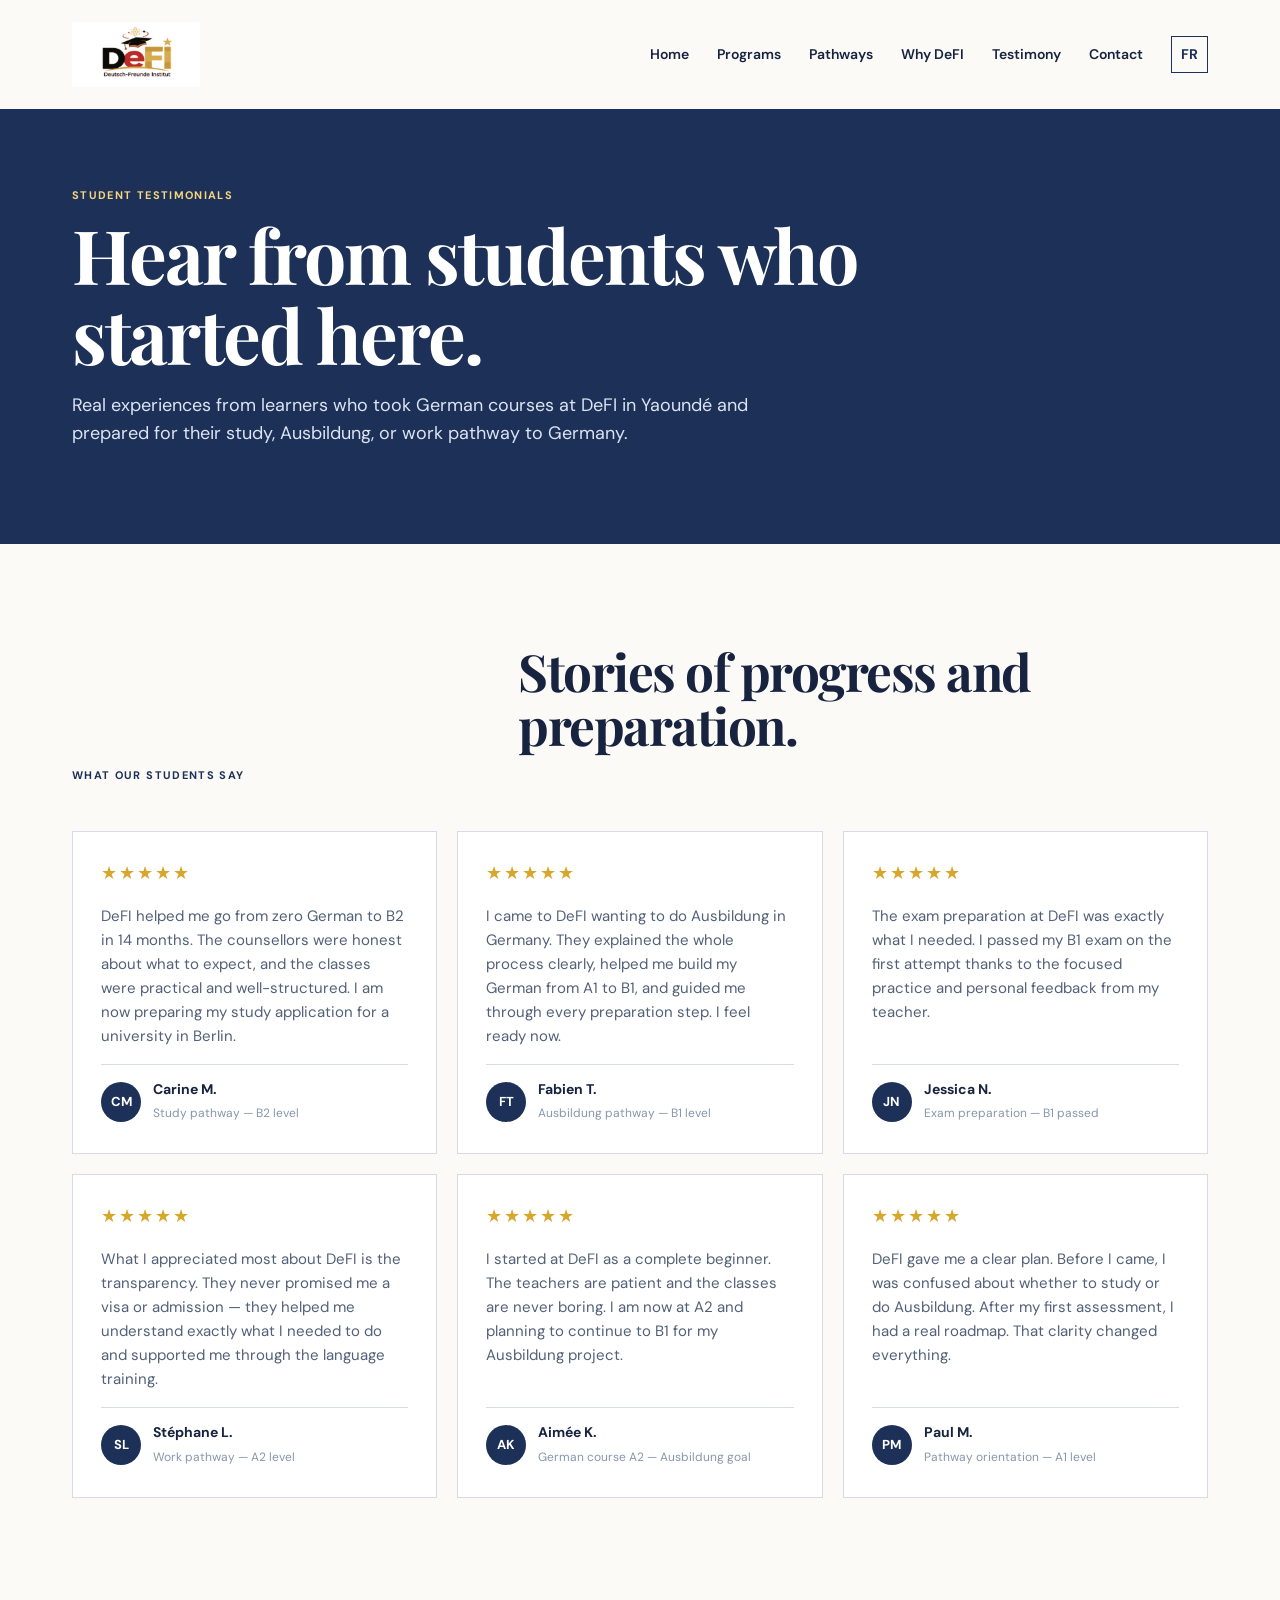
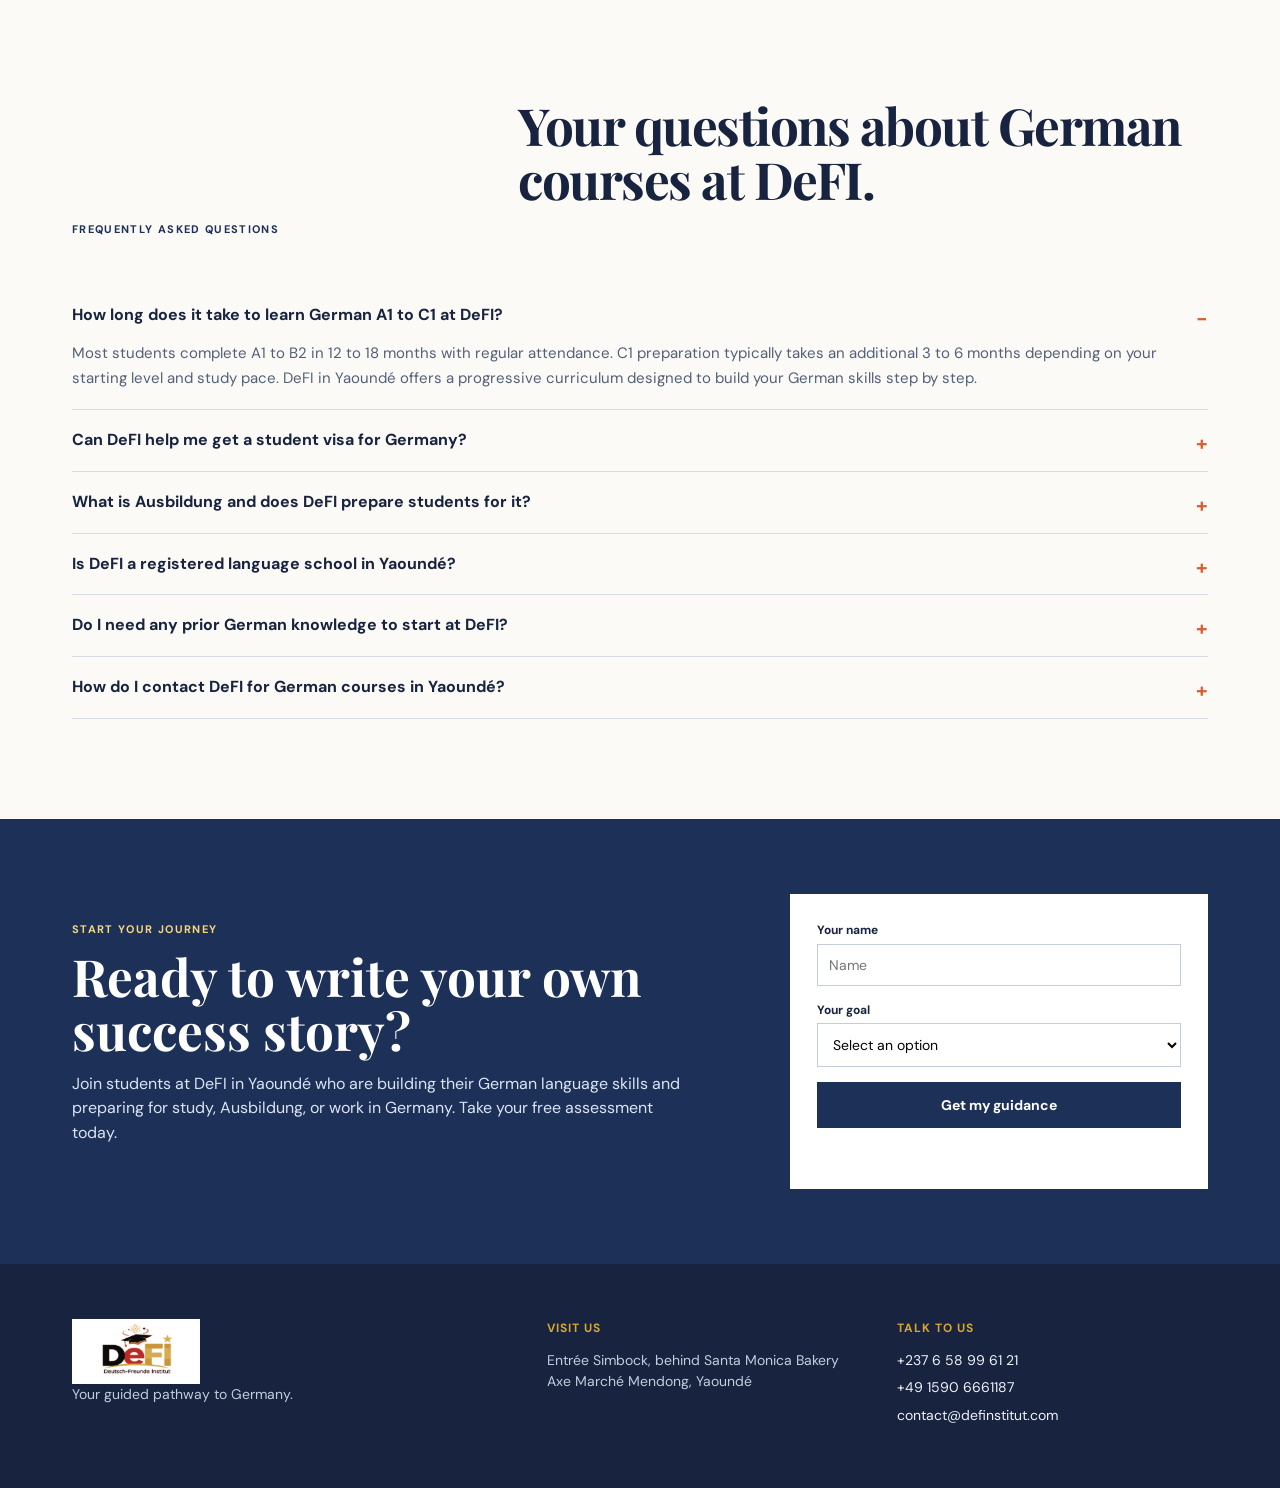
<file: testimony.html>
<!doctype html>
<html lang="en">
<head>
  <meta charset="UTF-8" />
  <meta name="viewport" content="width=device-width, initial-scale=1.0" />
  <meta name="description" content="Read testimonials from students who learned German at DeFI Yaoundé and successfully prepared for study, Ausbildung, and work pathways to Germany." />
  <link rel="canonical" href="https://definstitut.com/testimony.html" />
  <title>Student Testimonials | DeFI Yaoundé — German Language Institute</title>
  <link rel="icon" type="image/png" href="Capture.PNG" />
  <meta property="og:type" content="website" />
  <meta property="og:title" content="Student Testimonials | DeFI Yaoundé" />
  <meta property="og:description" content="Real stories from students who learned German at DeFI and prepared for their Germany pathway — study, Ausbildung, and work." />
  <meta property="og:url" content="https://definstitut.com/testimony.html" />
  <meta property="og:image" content="https://definstitut.com/Capture.PNG" />
  <meta property="og:site_name" content="Deutsch-Freunde Institut" />
  <meta name="twitter:card" content="summary_large_image" />
  <meta name="twitter:title" content="Student Testimonials | DeFI Yaoundé" />
  <meta name="twitter:description" content="Real stories from students who learned German at DeFI and prepared for their Germany pathway." />
  <meta name="twitter:image" content="https://definstitut.com/Capture.PNG" />
  <link rel="stylesheet" href="styles.css" />

  <!-- FAQ Schema for rich snippets -->
  <script type="application/ld+json">
  {
    "@context": "https://schema.org",
    "@type": "FAQPage",
    "mainEntity": [
      {
        "@type": "Question",
        "name": "How long does it take to learn German A1 to C1 at DeFI?",
        "acceptedAnswer": {
          "@type": "Answer",
          "text": "Most students complete A1 to B2 in 12 to 18 months with regular attendance. C1 preparation typically takes an additional 3 to 6 months depending on your starting level and study pace."
        }
      },
      {
        "@type": "Question",
        "name": "Can DeFI help me get a student visa for Germany?",
        "acceptedAnswer": {
          "@type": "Answer",
          "text": "DeFI provides language training and orientation to help you prepare your academic and visa documents. We do not guarantee visa outcomes, but our guidance helps you understand the process clearly."
        }
      },
      {
        "@type": "Question",
        "name": "What is Ausbildung and does DeFI prepare students for it?",
        "acceptedAnswer": {
          "@type": "Answer",
          "text": "Ausbildung is Germany's dual vocational training system. DeFI helps students understand the pathway, build the required German language level (usually B1–B2), and prepare for the application process."
        }
      },
      {
        "@type": "Question",
        "name": "Is DeFI a registered language school in Yaoundé?",
        "acceptedAnswer": {
          "@type": "Answer",
          "text": "DeFI (Deutsch-Freunde Institut) is a language institute based in Simbock/Mendong, Yaoundé, Cameroon. We offer structured German courses from A1 to C1 and pathway orientation for students heading to Germany."
        }
      },
      {
        "@type": "Question",
        "name": "Do I need any prior German knowledge to start at DeFI?",
        "acceptedAnswer": {
          "@type": "Answer",
          "text": "No. DeFI offers courses for complete beginners starting at A1 level. Our progressive curriculum takes you from zero knowledge to advanced German step by step."
        }
      },
      {
        "@type": "Question",
        "name": "How much do German courses cost at DeFI Yaoundé?",
        "acceptedAnswer": {
          "@type": "Answer",
          "text": "Contact DeFI directly for current pricing. We offer a free initial assessment to determine your level and recommend the right course plan for your goals."
        }
      }
    ]
  }
  </script>

  <!-- Testimonial Schema -->
  <script type="application/ld+json">
  {
    "@context": "https://schema.org",
    "@type": "Organization",
    "name": "Deutsch-Freunde Institut (DeFI)",
    "url": "https://definstitut.com/",
    "aggregateRating": {
      "@type": "AggregateRating",
      "ratingValue": "4.8",
      "reviewCount": "47",
      "bestRating": "5"
    },
    "review": [
      {
        "@type": "Review",
        "author": {"@type": "Person", "name": "Carine M."},
        "reviewRating": {"@type": "Rating", "ratingValue": "5"},
        "reviewBody": "DeFI helped me go from zero German to B2 in 14 months. The counsellors were honest about what to expect, and the classes were practical and well-structured."
      },
      {
        "@type": "Review",
        "author": {"@type": "Person", "name": "Fabien T."},
        "reviewRating": {"@type": "Rating", "ratingValue": "5"},
        "reviewBody": "I came to DeFI wanting to do Ausbildung. They explained the whole process clearly, helped me build my German, and guided me through the preparation steps."
      },
      {
        "@type": "Review",
        "author": {"@type": "Person", "name": "Jessica N."},
        "reviewRating": {"@type": "Rating", "ratingValue": "5"},
        "reviewBody": "The exam preparation at DeFI was exactly what I needed. I passed my B1 exam on the first attempt thanks to the focused practice and feedback."
      }
    ]
  }
  </script>
</head>
<body>
  <a class="skip-link" href="#main-content">Skip to content</a>
  <header class="site-header">
    <a class="brand brand-logo" href="index.html"><img src="Capture.PNG" alt="Deutsch-Freunde Institut logo" /></a>
    <button class="menu-button" aria-label="Open navigation" aria-expanded="false">☰</button>
    <nav class="nav-links">
      <a href="index.html" data-en="Home" data-fr="Accueil">Home</a>
      <a href="programs.html" data-en="Programs" data-fr="Programmes">Programs</a>
      <a href="pathways.html" data-en="Pathways" data-fr="Parcours">Pathways</a>
      <a href="about.html" data-en="Why DeFI" data-fr="Pourquoi DeFI">Why DeFI</a>
      <a href="testimony.html" data-en="Testimony" data-fr="Témoignages">Testimony</a>
      <a href="contact.html" data-en="Contact" data-fr="Contact">Contact</a>
      <button class="language-toggle" type="button" aria-label="Switch language">FR</button>
    </nav>
  </header>

  <main id="main-content">
    <section class="inner-hero">
      <div>
        <p class="eyebrow" data-en="Student testimonials" data-fr="Témoignages d'étudiants">Student testimonials</p>
        <h1 data-en="Hear from students who started here." data-fr="Écoutez les étudiants qui ont commencé ici.">Hear from students who started here.</h1>
        <p data-en="Real experiences from learners who took German courses at DeFI in Yaoundé and prepared for their study, Ausbildung, or work pathway to Germany." data-fr="Expériences réelles d'apprenants qui ont suivi des cours d'allemand à DeFI à Yaoundé et se sont préparés pour leur parcours vers l'Allemagne — études, Ausbildung ou travail.">Real experiences from learners who took German courses at DeFI in Yaoundé and prepared for their study, Ausbildung, or work pathway to Germany.</p>
      </div>
    </section>

    <!-- Testimonials -->
    <section class="section testimonials-section">
      <div class="section-heading">
        <p class="eyebrow" data-en="What our students say" data-fr="Ce que disent nos étudiants">What our students say</p>
        <h2 data-en="Stories of progress and preparation." data-fr="Des histoires de progression et de préparation.">Stories of progress and preparation.</h2>
      </div>

      <div class="testimony-grid">
        <article class="testimony-card">
          <div class="testimony-stars">★★★★★</div>
          <blockquote data-en="DeFI helped me go from zero German to B2 in 14 months. The counsellors were honest about what to expect, and the classes were practical and well-structured. I am now preparing my study application for a university in Berlin." data-fr="DeFI m'a aidée à passer de zéro en allemand à B2 en 14 mois. Les conseillers étaient honnêtes sur ce à quoi s'attendre, et les cours étaient pratiques et bien structurés. Je prépare maintenant ma candidature pour une université à Berlin.">DeFI helped me go from zero German to B2 in 14 months. The counsellors were honest about what to expect, and the classes were practical and well-structured. I am now preparing my study application for a university in Berlin.</blockquote>
          <div class="testimony-author">
            <div class="testimony-avatar">CM</div>
            <div>
              <strong>Carine M.</strong>
              <span data-en="Study pathway — B2 level" data-fr="Parcours études — niveau B2">Study pathway — B2 level</span>
            </div>
          </div>
        </article>

        <article class="testimony-card">
          <div class="testimony-stars">★★★★★</div>
          <blockquote data-en="I came to DeFI wanting to do Ausbildung in Germany. They explained the whole process clearly, helped me build my German from A1 to B1, and guided me through every preparation step. I feel ready now." data-fr="Je suis venu à DeFI pour faire l'Ausbildung en Allemagne. Ils m'ont expliqué tout le processus clairement, m'ont aidé à développer mon allemand de A1 à B1 et m'ont guidé à chaque étape de préparation. Je me sens prêt maintenant.">I came to DeFI wanting to do Ausbildung in Germany. They explained the whole process clearly, helped me build my German from A1 to B1, and guided me through every preparation step. I feel ready now.</blockquote>
          <div class="testimony-author">
            <div class="testimony-avatar">FT</div>
            <div>
              <strong>Fabien T.</strong>
              <span data-en="Ausbildung pathway — B1 level" data-fr="Parcours Ausbildung — niveau B1">Ausbildung pathway — B1 level</span>
            </div>
          </div>
        </article>

        <article class="testimony-card">
          <div class="testimony-stars">★★★★★</div>
          <blockquote data-en="The exam preparation at DeFI was exactly what I needed. I passed my B1 exam on the first attempt thanks to the focused practice and personal feedback from my teacher." data-fr="La préparation aux examens à DeFI était exactement ce dont j'avais besoin. J'ai réussi mon examen B1 du premier essai grâce à la pratique ciblée et les retours personnalisés de mon professeur.">The exam preparation at DeFI was exactly what I needed. I passed my B1 exam on the first attempt thanks to the focused practice and personal feedback from my teacher.</blockquote>
          <div class="testimony-author">
            <div class="testimony-avatar">JN</div>
            <div>
              <strong>Jessica N.</strong>
              <span data-en="Exam preparation — B1 passed" data-fr="Préparation aux examens — B1 réussi">Exam preparation — B1 passed</span>
            </div>
          </div>
        </article>

        <article class="testimony-card">
          <div class="testimony-stars">★★★★★</div>
          <blockquote data-en="What I appreciated most about DeFI is the transparency. They never promised me a visa or admission — they helped me understand exactly what I needed to do and supported me through the language training." data-fr="Ce que j'ai le plus apprécié à DeFI, c'est la transparence. Ils ne m'ont jamais promis de visa ou d'admission — ils m'ont aidé à comprendre exactement ce que je devais faire et m'ont soutenu tout au long de la formation linguistique.">What I appreciated most about DeFI is the transparency. They never promised me a visa or admission — they helped me understand exactly what I needed to do and supported me through the language training.</blockquote>
          <div class="testimony-author">
            <div class="testimony-avatar">SL</div>
            <div>
              <strong>Stéphane L.</strong>
              <span data-en="Work pathway — A2 level" data-fr="Parcours professionnel — niveau A2">Work pathway — A2 level</span>
            </div>
          </div>
        </article>

        <article class="testimony-card">
          <div class="testimony-stars">★★★★★</div>
          <blockquote data-en="I started at DeFI as a complete beginner. The teachers are patient and the classes are never boring. I am now at A2 and planning to continue to B1 for my Ausbildung project." data-fr="J'ai commencé à DeFI en tant que complet débutant. Les professeurs sont patients et les cours ne sont jamais ennuyeux. Je suis maintenant à A2 et je prévois de continuer jusqu'à B1 pour mon projet d'Ausbildung.">I started at DeFI as a complete beginner. The teachers are patient and the classes are never boring. I am now at A2 and planning to continue to B1 for my Ausbildung project.</blockquote>
          <div class="testimony-author">
            <div class="testimony-avatar">AK</div>
            <div>
              <strong>Aimée K.</strong>
              <span data-en="German course A2 — Ausbildung goal" data-fr="Cours d'allemand A2 — objectif Ausbildung">German course A2 — Ausbildung goal</span>
            </div>
          </div>
        </article>

        <article class="testimony-card">
          <div class="testimony-stars">★★★★★</div>
          <blockquote data-en="DeFI gave me a clear plan. Before I came, I was confused about whether to study or do Ausbildung. After my first assessment, I had a real roadmap. That clarity changed everything." data-fr="DeFI m'a donné un plan clair. Avant de venir, j'étais confus entre les études et l'Ausbildung. Après ma première évaluation, j'avais un vrai plan. Cette clarté a tout changé.">DeFI gave me a clear plan. Before I came, I was confused about whether to study or do Ausbildung. After my first assessment, I had a real roadmap. That clarity changed everything.</blockquote>
          <div class="testimony-author">
            <div class="testimony-avatar">PM</div>
            <div>
              <strong>Paul M.</strong>
              <span data-en="Pathway orientation — A1 level" data-fr="Orientation parcours — niveau A1">Pathway orientation — A1 level</span>
            </div>
          </div>
        </article>
      </div>
    </section>

    <!-- FAQ Section — SEO-rich with target keywords -->
    <section class="section faq-section" id="faq">
      <div class="section-heading">
        <p class="eyebrow" data-en="Frequently asked questions" data-fr="Questions fréquemment posées">Frequently asked questions</p>
        <h2 data-en="Your questions about German courses at DeFI." data-fr="Vos questions sur les cours d'allemand à DeFI.">Your questions about German courses at DeFI.</h2>
      </div>

      <div class="faq-list">
        <details open>
          <summary data-en="How long does it take to learn German A1 to C1 at DeFI?" data-fr="Combien de temps faut-il pour apprendre l'allemand de A1 à C1 à DeFI ?">How long does it take to learn German A1 to C1 at DeFI?</summary>
          <p data-en="Most students complete A1 to B2 in 12 to 18 months with regular attendance. C1 preparation typically takes an additional 3 to 6 months depending on your starting level and study pace. DeFI in Yaoundé offers a progressive curriculum designed to build your German skills step by step." data-fr="La plupart des étudiants terminent A1 à B2 en 12 à 18 mois avec une assiduité régulière. La préparation au C1 prend généralement 3 à 6 mois supplémentaires selon votre niveau de départ et votre rythme d'étude. DeFI à Yaoundé propose un curriculum progressif conçu pour développer vos compétences en allemand étape par étape.">Most students complete A1 to B2 in 12 to 18 months with regular attendance. C1 preparation typically takes an additional 3 to 6 months depending on your starting level and study pace. DeFI in Yaoundé offers a progressive curriculum designed to build your German skills step by step.</p>
        </details>

        <details>
          <summary data-en="Can DeFI help me get a student visa for Germany?" data-fr="DeFI peut-il m'aider à obtenir un étudiant visa pour l'Allemagne ?">Can DeFI help me get a student visa for Germany?</summary>
          <p data-en="DeFI provides language training and orientation to help you prepare your academic and visa documents. We do not guarantee visa outcomes, but our guidance helps you understand the process clearly. Many of our students in Yaoundé have successfully used DeFI preparation as part of their Germany study application." data-fr="DeFI fournit une formation linguistique et une orientation pour vous aider à préparer vos documents académiques et de visa. Nous ne garantissons pas les résultats de visa, mais nos conseils vous aident à comprendre le processus clairement. Beaucoup de nos étudiants à Yaoundé ont utilisé avec succès la préparation de DeFI dans le cadre de leur candidature d'études en Allemagne.">DeFI provides language training and orientation to help you prepare your academic and visa documents. We do not guarantee visa outcomes, but our guidance helps you understand the process clearly. Many of our students in Yaoundé have successfully used DeFI preparation as part of their Germany study application.</p>
        </details>

        <details>
          <summary data-en="What is Ausbildung and does DeFI prepare students for it?" data-fr="Qu'est-ce que l'Ausbildung et DeFI prépare-t-il les étudiants ?">What is Ausbildung and does DeFI prepare students for it?</summary>
          <p data-en="Ausbildung is Germany's dual vocational training system, combining classroom learning with hands-on work experience. DeFI helps students in Yaoundé understand the Ausbildung pathway, build the required German language level (usually B1–B2), and prepare for the application process with clear orientation." data-fr="L'Ausbildung est le système de formation professionnelle dual de l'Allemagne, combinant apprentissage en classe et expérience pratique. DeFI aide les étudiants à Yaoundé à comprendre le parcours Ausbildung, à développer le niveau de langue allemande requis (généralement B1–B2) et à se préparer au processus de candidature avec une orientation claire.">Ausbildung is Germany's dual vocational training system, combining classroom learning with hands-on work experience. DeFI helps students in Yaoundé understand the Ausbildung pathway, build the required German language level (usually B1–B2), and prepare for the application process with clear orientation.</p>
        </details>

        <details>
          <summary data-en="Is DeFI a registered language school in Yaoundé?" data-fr="DeFI est-il une école de langue enregistrée à Yaoundé ?">Is DeFI a registered language school in Yaoundé?</summary>
          <p data-en="DeFI (Deutsch-Freunde Institut) is a language institute based in Simbock/Mendong, Yaoundé, Cameroon. We offer structured German courses from A1 to C1 and pathway orientation for students heading to Germany. You can find us at Entrée Simbock, behind Santa Monica Bakery." data-fr="DeFI (Deutsch-Freunde Institut) est un institut de langue basé à Simbock/Mendong, Yaoundé, Cameroun. Nous proposons des cours d'allemand structurés de A1 à C1 et une orientation de parcours pour les étudiants se rendant en Allemagne. Vous pouvez nous trouver à l'Entrée Simbock, derrière la Boulangerie Santa Monica.">DeFI (Deutsch-Freunde Institut) is a language institute based in Simbock/Mendong, Yaoundé, Cameroon. We offer structured German courses from A1 to C1 and pathway orientation for students heading to Germany. You can find us at Entrée Simbock, behind Santa Monica Bakery.</p>
        </details>

        <details>
          <summary data-en="Do I need any prior German knowledge to start at DeFI?" data-fr="Ai-je besoin de connaissances en allemand pour commencer à DeFI ?">Do I need any prior German knowledge to start at DeFI?</summary>
          <p data-en="No. DeFI offers courses for complete beginners starting at A1 level. Our progressive curriculum takes you from zero knowledge to advanced German step by step. Many of our current students started with no German at all." data-fr="Non. DeFI propose des cours pour les débutants complets commençant au niveau A1. Notre curriculum progressif vous amène de zéro connaissances en allemand jusqu'à un niveau avancé étape par étape. Beaucoup de nos étudiants actuels ont commencé sans aucune connaissance d'allemand.">No. DeFI offers courses for complete beginners starting at A1 level. Our progressive curriculum takes you from zero knowledge to advanced German step by step. Many of our current students started with no German at all.</p>
        </details>

        <details>
          <summary data-en="How do I contact DeFI for German courses in Yaoundé?" data-fr="Comment contacter DeFI pour des cours d'allemand à Yaoundé ?">How do I contact DeFI for German courses in Yaoundé?</summary>
          <p data-en="You can reach DeFI by phone at +237 6 58 99 61 21, by WhatsApp, or by email at contact@definstitut.com. We are located at Entrée Simbock, behind Santa Monica Bakery, Axe Marché Mendong, Yaoundé. Book a free assessment to get started." data-fr="Vous pouvez joindre DeFI par téléphone au +237 6 58 99 61 21, par WhatsApp, ou par e-mail à contact@definstitut.com. Nous sommes situés à l'Entrée Simbock, derrière la Boulangerie Santa Monica, Axe Marché Mendong, Yaoundé. Réservez une évaluation gratuite pour commencer.">You can reach DeFI by phone at +237 6 58 99 61 21, by WhatsApp, or by email at contact@definstitut.com. We are located at Entrée Simbock, behind Santa Monica Bakery, Axe Marché Mendong, Yaoundé. Book a free assessment to get started.</p>
        </details>
      </div>
    </section>

    <!-- CTA -->
    <section class="assessment" id="assessment">
      <div>
        <p class="eyebrow" data-en="Start your journey" data-fr="Commencez votre parcours">Start your journey</p>
        <h2 data-en="Ready to write your own success story?" data-fr="Prêt à écrire votre propre histoire de réussite ?">Ready to write your own success story?</h2>
        <p data-en="Join students at DeFI in Yaoundé who are building their German language skills and preparing for study, Ausbildung, or work in Germany. Take your free assessment today." data-fr="Rejoignez les étudiants à DeFI à Yaoundé qui développent leurs compétences en allemand et se préparent pour les études, l'Ausbildung ou le travail en Allemagne. Faites votre évaluation gratuite dès aujourd'hui.">Join students at DeFI in Yaoundé who are building their German language skills and preparing for study, Ausbildung, or work in Germany. Take your free assessment today.</p>
      </div>
      <form id="assessment-form" novalidate>
        <label>
          <span data-en="Your name" data-fr="Votre nom">Your name</span>
          <input name="name" required placeholder="Name" />
        </label>
        <label>
          <span data-en="Your goal" data-fr="Votre objectif">Your goal</span>
          <select name="goal" required>
            <option value="" data-en="Select an option" data-fr="Choisissez une option">Select an option</option>
            <option data-en="Study in Germany" data-fr="Étudier en Allemagne">Study in Germany</option>
            <option>Ausbildung</option>
            <option data-en="Work in Germany" data-fr="Travailler en Allemagne">Work in Germany</option>
            <option data-en="Learn German" data-fr="Apprendre l'allemand">Learn German</option>
          </select>
        </label>
        <button class="button button-primary" type="submit" data-en="Get my guidance" data-fr="Recevoir mon orientation">Get my guidance</button>
        <p class="form-note" id="form-message" aria-live="polite"></p>
      </form>
    </section>
  </main>

  <footer id="contact">
    <div class="footer-brand">
      <a class="brand brand-logo" href="index.html"><img src="Capture.PNG" alt="Deutsch-Freunde Institut logo" /></a>
      <p data-en="Your guided pathway to Germany." data-fr="Votre parcours accompagné vers l'Allemagne.">Your guided pathway to Germany.</p>
    </div>
    <div>
      <h3 data-en="Visit us" data-fr="Nous trouver">Visit us</h3>
      <p data-en="Entrée Simbock, behind Santa Monica Bakery<br>Axe Marché Mendong, Yaoundé" data-fr="Entrée Simbock, derrière la Boulangerie Santa Monica<br>Axe Marché Mendong, Yaoundé">Entrée Simbock, behind Santa Monica Bakery<br>Axe Marché Mendong, Yaoundé</p>
    </div>
    <div>
      <h3 data-en="Talk to us" data-fr="Nous contacter">Talk to us</h3>
      <a href="tel:+237658996121">+237 6 58 99 61 21</a>
      <a href="tel:+4915906661187">+49 1590 6661187</a>
      <a href="mailto:contact@definstitut.com">contact@definstitut.com</a>
    </div>
  </footer>

  <script src="script.js"></script>
</body>
</html>
</file>
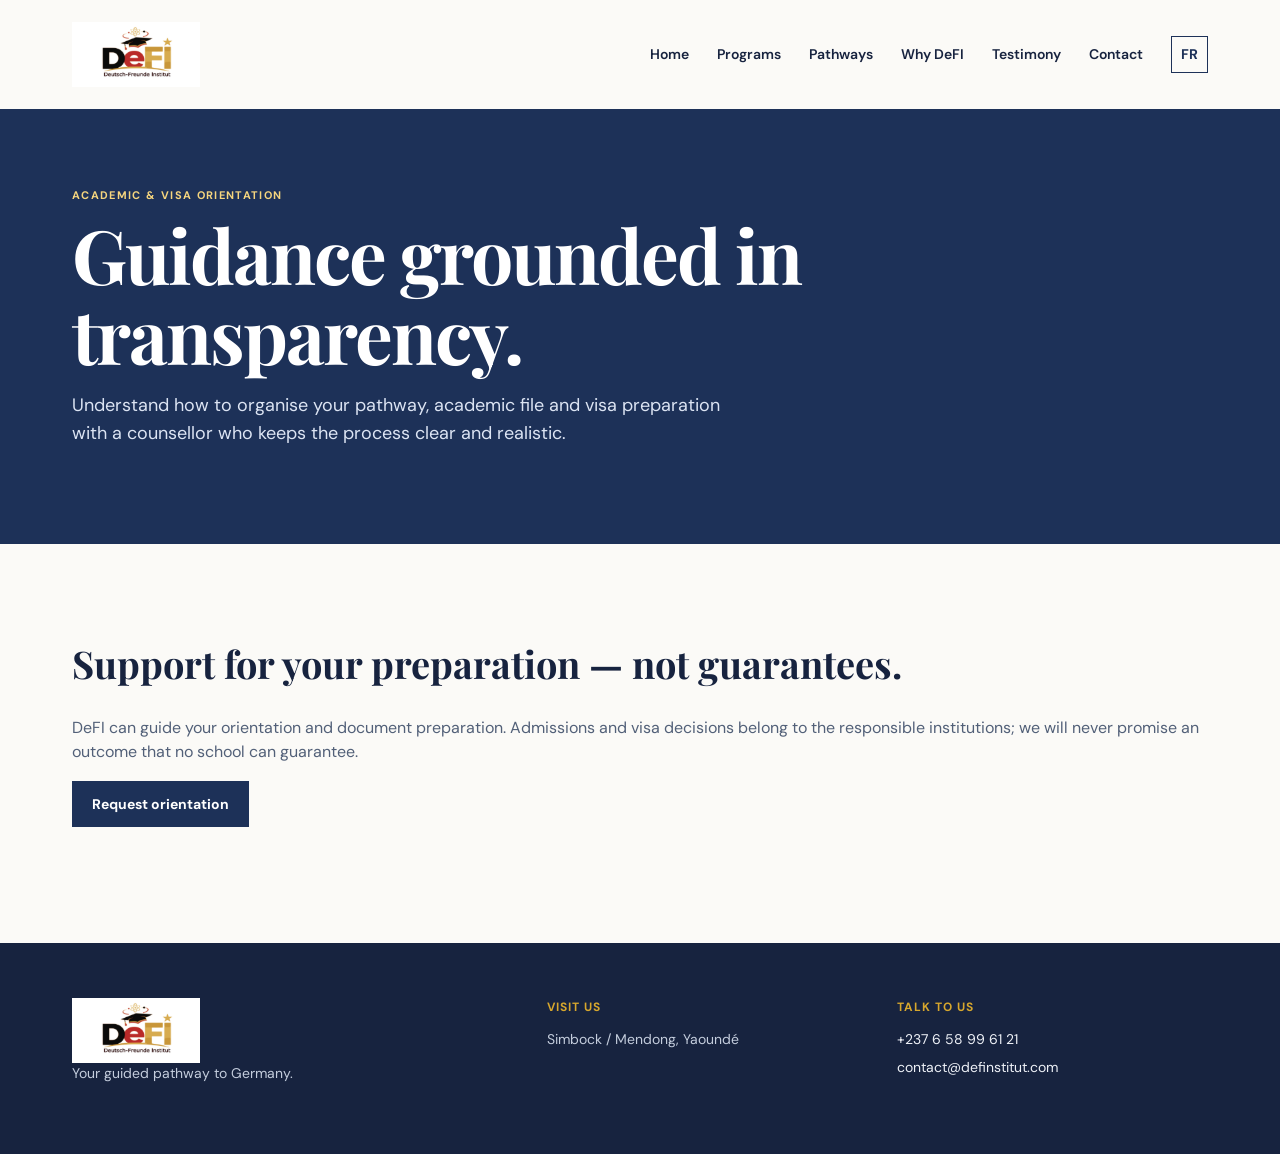
<file: visa-orientation.html>
﻿<!doctype html>
<html lang="en">
<head>
  <meta charset="UTF-8" />
  <meta name="viewport" content="width=device-width, initial-scale=1.0" />
  <meta name="description" content="Germany academic and visa orientation in Yaoundé with Deutsch-Freunde Institut. Transparent guidance for your preparation." />
  <title>Germany Visa & Academic Orientation | DeFI</title>
  <link rel="icon" type="image/png" href="Capture.PNG" />
  <meta property="og:type" content="website" />
  <meta property="og:title" content="Germany Visa & Academic Orientation | DeFI" />
  <meta property="og:description" content="Transparent guidance for academic and visa preparation in Yaoundé." />
  <meta property="og:url" content="https://definstitut.com/visa-orientation.html" />
  <meta property="og:image" content="https://definstitut.com/Capture.PNG" />
  <meta property="og:site_name" content="Deutsch-Freunde Institut" />
  <link rel="stylesheet" href="styles.css" />
</head>
<body>
  <a class="skip-link" href="#main-content">Skip to content</a>
  <header class="site-header">
    <a class="brand brand-logo" href="index.html"><img src="Capture.PNG" alt="DeFI logo" /></a>
    <button class="menu-button" aria-label="Open navigation" aria-expanded="false">☰</button>
    <nav class="nav-links">
      <a href="index.html" data-en="Home" data-fr="Accueil">Home</a>
      <a href="programs.html" data-en="Programs" data-fr="Programmes">Programs</a>
      <a href="pathways.html" data-en="Pathways" data-fr="Parcours">Pathways</a>
      <a href="about.html" data-en="Why DeFI" data-fr="Pourquoi DeFI">Why DeFI</a>
      <a href="testimony.html" data-en="Testimony" data-fr="Témoignages">Testimony</a>
      <a href="contact.html" data-en="Contact" data-fr="Contact">Contact</a>
      <button class="language-toggle" type="button" aria-label="Switch language">FR</button>
    </nav>
  </header>
  <main id="main-content">
    <section class="inner-hero">
      <div>
        <p class="eyebrow" data-en="Academic & visa orientation" data-fr="Orientation académique et visa">Academic & visa orientation</p>
        <h1 data-en="Guidance grounded in transparency." data-fr="Un accompagnement fondé sur la transparence.">Guidance grounded in transparency.</h1>
        <p data-en="Understand how to organise your pathway, academic file and visa preparation with a counsellor who keeps the process clear and realistic." data-fr="Comprenez comment organiser votre parcours, votre dossier académique et la préparation de votre visa avec un conseiller qui maintient le processus clair et réaliste.">Understand how to organise your pathway, academic file and visa preparation with a counsellor who keeps the process clear and realistic.</p>
      </div>
    </section>
    <section class="content-page">
      <h2 data-en="Support for your preparation — not guarantees." data-fr="Un accompagnement pour votre préparation — pas des garanties.">Support for your preparation — not guarantees.</h2>
      <p data-en="DeFI can guide your orientation and document preparation. Admissions and visa decisions belong to the responsible institutions; we will never promise an outcome that no school can guarantee." data-fr="DeFI peut guider votre orientation et la préparation de vos documents. Les admissions et les décisions de visa relèvent des institutions responsables ; nous ne promettrons jamais une issue qu'aucune école ne peut garantir.">DeFI can guide your orientation and document preparation. Admissions and visa decisions belong to the responsible institutions; we will never promise an outcome that no school can guarantee.</p>
      <p><a class="button button-primary" href="contact.html" data-en="Request orientation" data-fr="Demander une orientation">Request orientation</a></p>
    </section>
  </main>
  <footer>
    <div class="footer-brand">
      <a class="brand brand-logo" href="index.html"><img src="Capture.PNG" alt="DeFI logo" /></a>
      <p data-en="Your guided pathway to Germany." data-fr="Votre parcours accompagné vers l'Allemagne.">Your guided pathway to Germany.</p>
    </div>
    <div>
      <h3 data-en="Visit us" data-fr="Nous trouver">Visit us</h3>
      <p data-en="Simbock / Mendong, Yaoundé" data-fr="Simbock / Mendong, Yaoundé">Simbock / Mendong, Yaoundé</p>
    </div>
    <div>
      <h3 data-en="Talk to us" data-fr="Nous contacter">Talk to us</h3>
      <a href="tel:+237658996121">+237 6 58 99 61 21</a>
      <a href="mailto:contact@definstitut.com">contact@definstitut.com</a>
    </div>
  </footer>
  <script src="script.js"></script>
</body>
</html>
</file>
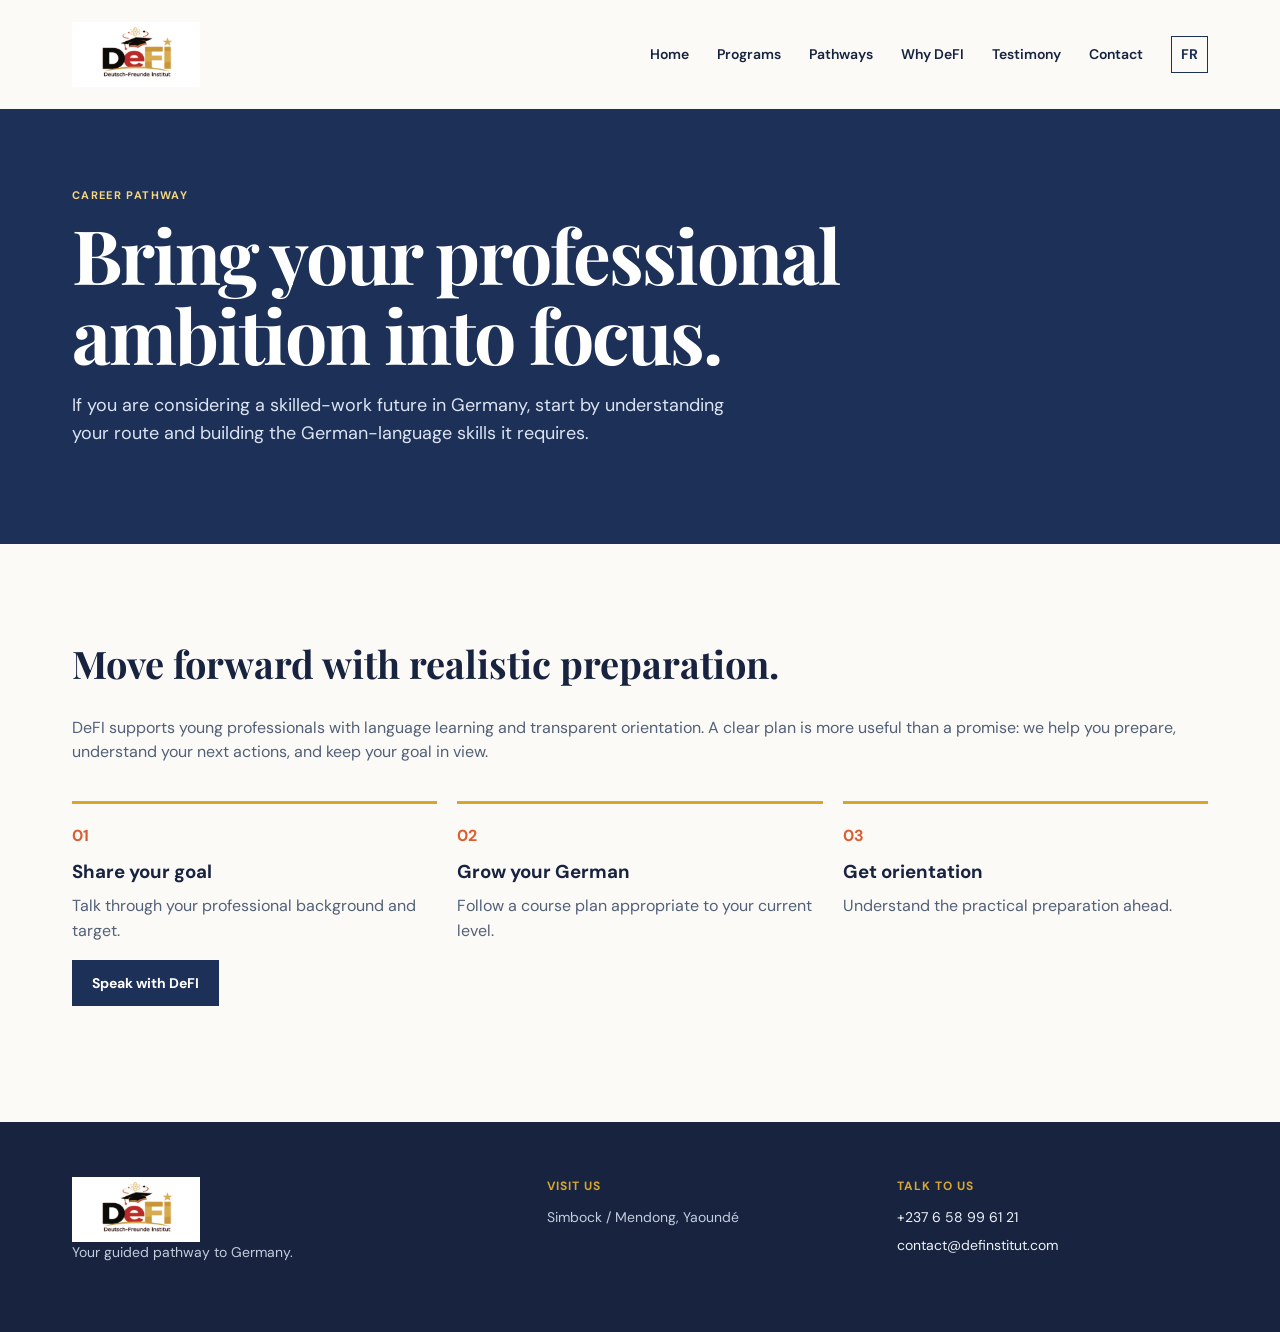
<file: work-in-germany.html>
﻿<!doctype html>
<html lang="en">
<head>
  <meta charset="UTF-8" />
  <meta name="viewport" content="width=device-width, initial-scale=1.0" />
  <meta name="description" content="Prepare for a skilled-work pathway to Germany with German language courses and orientation from DeFI Yaoundé." />
  <title>Work in Germany | DeFI Yaoundé</title>
  <link rel="icon" type="image/png" href="Capture.PNG" />
  <meta property="og:type" content="website" />
  <meta property="og:title" content="Work in Germany | DeFI Yaoundé" />
  <meta property="og:description" content="German language courses and orientation for a skilled-work pathway to Germany." />
  <meta property="og:url" content="https://definstitut.com/work-in-germany.html" />
  <meta property="og:image" content="https://definstitut.com/Capture.PNG" />
  <meta property="og:site_name" content="Deutsch-Freunde Institut" />
  <link rel="stylesheet" href="styles.css" />
</head>
<body>
  <a class="skip-link" href="#main-content">Skip to content</a>
  <header class="site-header">
    <a class="brand brand-logo" href="index.html"><img src="Capture.PNG" alt="DeFI logo" /></a>
    <button class="menu-button" aria-label="Open navigation" aria-expanded="false">☰</button>
    <nav class="nav-links">
      <a href="index.html" data-en="Home" data-fr="Accueil">Home</a>
      <a href="programs.html" data-en="Programs" data-fr="Programmes">Programs</a>
      <a href="pathways.html" data-en="Pathways" data-fr="Parcours">Pathways</a>
      <a href="about.html" data-en="Why DeFI" data-fr="Pourquoi DeFI">Why DeFI</a>
      <a href="testimony.html" data-en="Testimony" data-fr="Témoignages">Testimony</a>
      <a href="contact.html" data-en="Contact" data-fr="Contact">Contact</a>
      <button class="language-toggle" type="button" aria-label="Switch language">FR</button>
    </nav>
  </header>
  <main id="main-content">
    <section class="inner-hero">
      <div>
        <p class="eyebrow" data-en="Career pathway" data-fr="Parcours professionnel">Career pathway</p>
        <h1 data-en="Bring your professional ambition into focus." data-fr="Donnez une direction claire à votre ambition professionnelle.">Bring your professional ambition into focus.</h1>
        <p data-en="If you are considering a skilled-work future in Germany, start by understanding your route and building the German-language skills it requires." data-fr="Si vous envisagez un avenir professionnel qualifié en Allemagne, commencez par comprendre votre parcours et développer les compétences linguistiques nécessaires.">If you are considering a skilled-work future in Germany, start by understanding your route and building the German-language skills it requires.</p>
      </div>
    </section>
    <section class="content-page">
      <h2 data-en="Move forward with realistic preparation." data-fr="Avancez avec une préparation réaliste.">Move forward with realistic preparation.</h2>
      <p data-en="DeFI supports young professionals with language learning and transparent orientation. A clear plan is more useful than a promise: we help you prepare, understand your next actions, and keep your goal in view." data-fr="DeFI accompagne les jeunes professionnels avec l'apprentissage de la langue et une orientation transparente. Un plan clair est plus utile qu'une promesse : nous vous aidons à vous préparer, à comprendre vos prochaines actions et à garder votre objectif en vue.">DeFI supports young professionals with language learning and transparent orientation. A clear plan is more useful than a promise: we help you prepare, understand your next actions, and keep your goal in view.</p>
      <div class="steps">
        <div class="step">
          <h3 data-en="Share your goal" data-fr="Partagez votre objectif">Share your goal</h3>
          <p data-en="Talk through your professional background and target." data-fr="Parlez de votre parcours professionnel et de votre objectif.">Talk through your professional background and target.</p>
        </div>
        <div class="step">
          <h3 data-en="Grow your German" data-fr="Développez votre allemand">Grow your German</h3>
          <p data-en="Follow a course plan appropriate to your current level." data-fr="Suivez un programme de cours adapté à votre niveau actuel.">Follow a course plan appropriate to your current level.</p>
        </div>
        <div class="step">
          <h3 data-en="Get orientation" data-fr="Obtenez une orientation">Get orientation</h3>
          <p data-en="Understand the practical preparation ahead." data-fr="Comprenez la préparation pratique qui vous attend.">Understand the practical preparation ahead.</p>
        </div>
      </div>
      <p><a class="button button-primary" href="contact.html" data-en="Speak with DeFI" data-fr="Parlez avec DeFI">Speak with DeFI</a></p>
    </section>
  </main>
  <footer>
    <div class="footer-brand">
      <a class="brand brand-logo" href="index.html"><img src="Capture.PNG" alt="DeFI logo" /></a>
      <p data-en="Your guided pathway to Germany." data-fr="Votre parcours accompagné vers l'Allemagne.">Your guided pathway to Germany.</p>
    </div>
    <div>
      <h3 data-en="Visit us" data-fr="Nous trouver">Visit us</h3>
      <p data-en="Simbock / Mendong, Yaoundé" data-fr="Simbock / Mendong, Yaoundé">Simbock / Mendong, Yaoundé</p>
    </div>
    <div>
      <h3 data-en="Talk to us" data-fr="Nous contacter">Talk to us</h3>
      <a href="tel:+237658996121">+237 6 58 99 61 21</a>
      <a href="mailto:contact@definstitut.com">contact@definstitut.com</a>
    </div>
  </footer>
  <script src="script.js"></script>
</body>
</html>
</file>
<file: styles.css>
/* ==========================================================================
   DeFI — Deutsch-Freunde Institut
   Stylesheet v2.0 — Restructured & maintainable
   ========================================================================== */

/* --------------------------------------------------------------------------
   0. IMPORTS
   -------------------------------------------------------------------------- */
@import url('https://fonts.googleapis.com/css2?family=DM+Sans:wght@400;500;600;700&family=Playfair+Display:wght@600;700&display=swap');

/* --------------------------------------------------------------------------
   1. CUSTOM PROPERTIES
   -------------------------------------------------------------------------- */
:root {
  --ink: #17233f;
  --forest: #1d3158;
  --mint: #eef1f7;
  --cream: #fbfaf7;
  --gold: #d7a72d;
  --orange: #d95f32;
  --line: #d6dbe6;
  --shadow-gold: 14px 14px 0 var(--gold);
  --shadow-gold-sm: 8px 8px 0 var(--gold);
  --max-w: 1200px;
  --pad-x: max(32px, calc((100% - 1136px) / 2));
}

/* --------------------------------------------------------------------------
   2. RESET & BASE
   -------------------------------------------------------------------------- */
*,
*::before,
*::after {
  box-sizing: border-box;
}

html {
  scroll-behavior: smooth;
}

body {
  margin: 0;
  background: var(--cream);
  color: var(--ink);
  font: 16px/1.55 'DM Sans', sans-serif;
}

h1, h2, h3, p {
  margin-top: 0;
}

h1, h2 {
  font-family: 'Playfair Display', serif;
  line-height: 1.06;
}

a {
  color: inherit;
  text-decoration: none;
}

img {
  max-width: 100%;
  height: auto;
}

/* --------------------------------------------------------------------------
   3. SKIP LINK (accessibility)
   -------------------------------------------------------------------------- */
.skip-link {
  position: absolute;
  top: -100%;
  left: 16px;
  background: var(--forest);
  color: #fff;
  padding: 10px 18px;
  z-index: 100;
  font-weight: 700;
  font-size: 14px;
  border-radius: 0 0 6px 6px;
}

.skip-link:focus {
  top: 0;
}

/* --------------------------------------------------------------------------
   4. HEADER & NAVIGATION
   -------------------------------------------------------------------------- */
.site-header {
  display: flex;
  align-items: center;
  justify-content: space-between;
  max-width: var(--max-w);
  margin: auto;
  padding: 22px 32px;
}

.brand-logo {
  display: block;
}

.brand-logo img {
  display: block;
  width: 128px;
  height: auto;
}

.nav-links {
  display: flex;
  align-items: center;
  gap: 28px;
  font-size: 14px;
  font-weight: 600;
}

.nav-links a:hover,
.text-link:hover,
.card-link:hover,
.service-list a:hover {
  color: var(--orange);
}

.language-toggle,
.menu-button {
  font: inherit;
  border: 1px solid var(--forest);
  background: transparent;
  color: var(--forest);
  cursor: pointer;
}

.language-toggle {
  padding: 7px 9px;
  font-weight: 700;
}

.menu-button {
  display: none;
  padding: 6px 9px;
}

/* --------------------------------------------------------------------------
   5. HERO SECTION (homepage)
   -------------------------------------------------------------------------- */
.hero {
  min-height: 540px;
  max-width: var(--max-w);
  margin: auto;
  padding: 68px 32px 60px;
  display: grid;
  grid-template-columns: 1.3fr 0.7fr;
  gap: 85px;
  align-items: center;
}

.eyebrow {
  color: var(--forest);
  font-size: 11px;
  font-weight: 700;
  letter-spacing: 1.35px;
  text-transform: uppercase;
}

.hero h1 {
  font-size: clamp(46px, 6vw, 80px);
  max-width: 650px;
  letter-spacing: -2.5px;
}

.hero h1 em {
  color: var(--orange);
  font-style: normal;
}

.hero-text {
  font-size: 18px;
  max-width: 560px;
  color: #46506a;
}

.hero-actions {
  display: flex;
  align-items: center;
  gap: 25px;
  margin-top: 31px;
}

/* --------------------------------------------------------------------------
   6. BUTTONS & LINKS
   -------------------------------------------------------------------------- */
.button {
  display: inline-block;
  border: 0;
  padding: 14px 20px;
  font: 700 14px 'DM Sans';
  cursor: pointer;
}

.button-primary {
  background: var(--forest);
  color: #fff;
}

.button-primary:hover {
  background: #132440;
}

.text-link {
  font-weight: 700;
  font-size: 14px;
}

/* --------------------------------------------------------------------------
   7. HERO CARD (sidebar)
   -------------------------------------------------------------------------- */
.hero-card,
.assessment,
.inner-hero {
  background: var(--forest);
  color: #fff;
}

.hero-card {
  padding: 34px;
  box-shadow: var(--shadow-gold);
}

.hero-card .card-label,
.hero-card li span,
.assessment .eyebrow,
.inner-hero .eyebrow {
  color: #f5d57e;
}

.hero-card .card-label {
  font-size: 11px;
  text-transform: uppercase;
  letter-spacing: 1.2px;
  font-weight: 700;
}

.hero-card h2 {
  font-size: 31px;
  margin-bottom: 25px;
}

.hero-card ul {
  list-style: none;
  padding: 0;
  margin: 0 0 25px;
}

.hero-card li {
  padding: 10px 0;
  border-top: 1px solid #607298;
  display: flex;
  gap: 14px;
}

.hero-card li span {
  font-size: 12px;
}

.hero-card > p:last-child,
.assessment > div > p:last-child,
.inner-hero p:last-child {
  color: #dce4f3;
}

/* --------------------------------------------------------------------------
   8. TRUST STRIP
   -------------------------------------------------------------------------- */
.trust-strip {
  background: var(--mint);
  display: grid;
  grid-template-columns: repeat(3, 1fr);
  padding: 26px var(--pad-x);
  gap: 30px;
}

.trust-strip div {
  display: flex;
  align-items: center;
  gap: 13px;
}

.trust-strip strong {
  font-size: 21px;
  color: var(--forest);
}

.trust-strip span {
  font-size: 13px;
  font-weight: 600;
}

/* --------------------------------------------------------------------------
   9. SECTIONS — shared
   -------------------------------------------------------------------------- */
.section,
.content-page {
  max-width: var(--max-w);
  padding: 100px 32px;
  margin: auto;
}

.section-heading {
  display: flex;
  justify-content: space-between;
  align-items: end;
  gap: 70px;
}

.section h2 {
  font-size: clamp(34px, 4vw, 52px);
  letter-spacing: -1.5px;
  max-width: 690px;
}

/* --------------------------------------------------------------------------
   10. PATHWAY GRID (homepage cards)
   -------------------------------------------------------------------------- */
.pathway-grid,
.program-grid,
.steps {
  display: grid;
  grid-template-columns: repeat(3, 1fr);
  gap: 20px;
  margin-top: 36px;
}

.pathway-grid article,
.program-card {
  border: 1px solid var(--line);
  padding: 28px;
  background: #fff;
}

.pathway-grid article {
  min-height: 230px;
}

.pathway-grid h3 {
  font-size: 20px;
  margin: 22px 0 8px;
}

.pathway-grid p,
.content-page p {
  color: #526078;
}

.icon {
  width: 38px;
  height: 38px;
  display: grid;
  place-items: center;
  border-radius: 50%;
  background: var(--gold);
  font-weight: 700;
}

/* --------------------------------------------------------------------------
   11. SERVICES SECTION
   -------------------------------------------------------------------------- */
.services-section {
  display: grid;
  grid-template-columns: 0.85fr 1.15fr;
  gap: 85px;
  align-items: center;
  background: #fff;
  max-width: none;
  padding-left: var(--pad-x);
  padding-right: var(--pad-x);
}

.services-art {
  min-height: 410px;
  background: var(--orange);
  display: grid;
  place-items: center;
  color: #fff;
  position: relative;
  overflow: hidden;
}

.services-art::before {
  content: 'DEFI';
  position: absolute;
  font: bold 180px 'Playfair Display';
  opacity: 0.11;
  transform: rotate(-90deg);
}

.services-art p {
  font: 600 42px/1 'Playfair Display';
  z-index: 1;
}

.services-art i {
  color: #fff0c5;
}

.service-list details {
  border-bottom: 1px solid var(--line);
  padding: 16px 0;
}

.service-list summary {
  font-weight: 700;
  cursor: pointer;
  list-style: none;
}

.service-list summary::after {
  content: '+';
  float: right;
  color: var(--orange);
  font-size: 20px;
}

.service-list details[open] summary::after {
  content: '\2212';
}

.service-list p {
  margin: 12px 32px 0 0;
  color: #59647a;
  font-size: 14px;
}

/* --------------------------------------------------------------------------
   12. ASSESSMENT FORM
   -------------------------------------------------------------------------- */
.assessment {
  padding: 75px var(--pad-x);
  display: grid;
  grid-template-columns: 1.2fr 0.8fr;
  gap: 90px;
  align-items: center;
}

.assessment h2 {
  font-size: clamp(37px, 4vw, 54px);
  margin-bottom: 14px;
}

.assessment form {
  background: #fff;
  padding: 27px;
  color: var(--ink);
  display: grid;
  gap: 15px;
}

.assessment label span {
  font-size: 12px;
  font-weight: 700;
  display: block;
  margin-bottom: 4px;
}

.assessment input,
.assessment select {
  width: 100%;
  border: 1px solid #c5ccda;
  padding: 11px;
  font: 14px 'DM Sans';
  background: #fff;
  transition: border-color 0.2s;
}

.assessment input:focus,
.assessment select:focus {
  outline: 2px solid var(--forest);
  outline-offset: 1px;
  border-color: var(--forest);
}

.assessment input.error,
.assessment select.error {
  border-color: var(--orange);
}

.form-note {
  min-height: 19px;
  margin: 0;
  font-size: 13px;
  color: var(--forest);
  font-weight: 600;
}

/* --------------------------------------------------------------------------
   13. ABOUT SECTION (homepage)
   -------------------------------------------------------------------------- */
.about {
  text-align: center;
  max-width: 850px;
}

.about h2 {
  margin: 0 auto 18px;
}

.about > p:last-child {
  max-width: 700px;
  margin: auto;
}

/* --------------------------------------------------------------------------
   14. MAP SECTION
   -------------------------------------------------------------------------- */
.map-section {
  max-width: var(--max-w);
  margin: auto;
  padding: 0 32px 100px;
  display: grid;
  grid-template-columns: 0.8fr 1.2fr;
  gap: 50px;
  align-items: center;
}

.map-section h2,
.content-page h2 {
  font-size: 38px;
}

.map-section iframe,
.contact-grid iframe {
  border: 0;
  width: 100%;
  height: 340px;
  filter: saturate(0.8);
}

/* --------------------------------------------------------------------------
   15. FOOTER
   -------------------------------------------------------------------------- */
footer {
  background: #17233f;
  color: #eef1f7;
  padding: 55px var(--pad-x);
  display: grid;
  grid-template-columns: 1.4fr 1fr 1fr;
  gap: 40px;
  font-size: 14px;
}

footer p {
  color: #c4cddd;
}

footer h3 {
  color: var(--gold);
  font-size: 12px;
  text-transform: uppercase;
  letter-spacing: 1px;
  margin: 0 0 12px;
}

footer a:not(.brand) {
  display: block;
  margin-bottom: 6px;
  color: #eef1f7;
}

footer a:not(.brand):hover {
  color: var(--gold);
}

/* --------------------------------------------------------------------------
   16. INNER PAGE HERO
   -------------------------------------------------------------------------- */
.inner-hero {
  padding: 78px 32px;
}

.inner-hero > div {
  max-width: 1136px;
  margin: auto;
}

.inner-hero h1 {
  font-size: clamp(45px, 6vw, 75px);
  max-width: 800px;
  letter-spacing: -2px;
  margin-bottom: 18px;
}

.inner-hero p:last-child {
  max-width: 680px;
  font-size: 18px;
}

/* --------------------------------------------------------------------------
   17. PROGRAM CARDS & STEPS
   -------------------------------------------------------------------------- */
.program-card h2 {
  font: 600 27px/1.15 'Playfair Display';
  color: var(--ink);
}

.program-card .button {
  margin-top: 14px;
}

.step {
  border-top: 3px solid var(--gold);
  padding-top: 20px;
}

.step::before {
  counter-increment: step;
  content: '0' counter(step);
  font-weight: 700;
  color: var(--orange);
}

.steps {
  counter-reset: step;
}

.step h3 {
  margin: 8px 0;
}

/* --------------------------------------------------------------------------
   18. CONTACT PAGE
   -------------------------------------------------------------------------- */
.contact-grid {
  display: grid;
  grid-template-columns: 1fr 1fr;
  gap: 40px;
  align-items: start;
}

.card-link,
.service-list a,
.contact-list a {
  font-size: 13px;
  font-weight: 700;
  color: var(--forest);
}

/* --------------------------------------------------------------------------
   19. TESTIMONIALS — preview on homepage + full testimony page
   -------------------------------------------------------------------------- */
.testimony-grid {
  display: grid;
  grid-template-columns: repeat(3, 1fr);
  gap: 20px;
  margin-top: 36px;
}

.testimony-card {
  border: 1px solid var(--line);
  padding: 28px;
  background: #fff;
  display: flex;
  flex-direction: column;
  gap: 16px;
}

.testimony-stars {
  color: var(--gold);
  font-size: 18px;
  letter-spacing: 2px;
}

.testimony-card blockquote {
  margin: 0;
  padding: 0;
  font-size: 15px;
  line-height: 1.6;
  color: #526078;
  flex: 1;
}

.testimony-author {
  display: flex;
  align-items: center;
  gap: 12px;
  border-top: 1px solid var(--line);
  padding-top: 14px;
}

.testimony-avatar {
  width: 40px;
  height: 40px;
  border-radius: 50%;
  background: var(--forest);
  color: #fff;
  display: grid;
  place-items: center;
  font-weight: 700;
  font-size: 13px;
  flex-shrink: 0;
}

.testimony-author strong {
  display: block;
  font-size: 14px;
}

.testimony-author span {
  font-size: 12px;
  color: #8896ab;
}

.testimony-cta {
  text-align: center;
  margin-top: 36px;
}

.testimony-preview .section-heading {
  flex-wrap: wrap;
}

/* --------------------------------------------------------------------------
   20. FAQ SECTION
   -------------------------------------------------------------------------- */
.faq-list {
  margin-top: 36px;
}

.faq-list details {
  border-bottom: 1px solid var(--line);
  padding: 18px 0;
}

.faq-list summary {
  font-weight: 700;
  font-size: 16px;
  cursor: pointer;
  list-style: none;
}

.faq-list summary::after {
  content: '+';
  float: right;
  color: var(--orange);
  font-size: 20px;
}

.faq-list details[open] summary::after {
  content: '\2212';
}

.faq-list details p {
  margin: 14px 0 0;
  color: #526078;
  font-size: 15px;
  line-height: 1.65;
}

/* --------------------------------------------------------------------------
   19. 404 PAGE
   -------------------------------------------------------------------------- */
.page-404 {
  text-align: center;
  padding: 120px 32px;
  max-width: 600px;
  margin: auto;
}

.page-404 h1 {
  font-size: clamp(60px, 10vw, 120px);
  color: var(--orange);
  margin-bottom: 0;
}

.page-404 h2 {
  font-size: 28px;
  margin-bottom: 16px;
}

.page-404 p {
  color: #526078;
  margin-bottom: 30px;
}

/* --------------------------------------------------------------------------
   20. RESPONSIVE — tablet & mobile
   -------------------------------------------------------------------------- */
@media (max-width: 720px) {
  .site-header {
    padding: 18px 20px;
  }

  .menu-button {
    display: block;
  }

  .nav-links {
    position: absolute;
    top: 70px;
    right: 20px;
    z-index: 4;
    background: var(--cream);
    border: 1px solid var(--line);
    padding: 18px;
    display: none;
    flex-direction: column;
    align-items: stretch;
    gap: 15px;
  }

  .nav-links.open {
    display: flex;
  }

  .hero {
    padding: 55px 20px;
    grid-template-columns: 1fr;
    gap: 44px;
  }

  .hero h1 {
    font-size: 54px;
  }

  .hero-card {
    box-shadow: var(--shadow-gold-sm);
  }

  .trust-strip {
    padding: 22px 20px;
    grid-template-columns: 1fr;
    gap: 16px;
  }

  .section,
  .content-page {
    padding: 70px 20px;
  }

  .section-heading {
    display: block;
  }

  .pathway-grid,
  .services-section,
  .assessment,
  footer,
  .map-section,
  .program-grid,
  .steps,
  .contact-grid,
  .testimony-grid {
    grid-template-columns: 1fr;
  }

  .services-section {
    padding: 0 20px 70px;
    gap: 45px;
  }

  .services-art {
    min-height: 260px;
    margin: 0 -20px;
  }

  .assessment {
    padding: 60px 20px;
    gap: 30px;
  }

  footer {
    padding: 45px 20px;
    gap: 25px;
  }

  .hero-actions {
    align-items: flex-start;
    flex-direction: column;
    gap: 18px;
  }

  .map-section {
    padding: 0 20px 70px;
    gap: 25px;
  }

  .inner-hero {
    padding: 65px 20px;
  }
}
</file>
